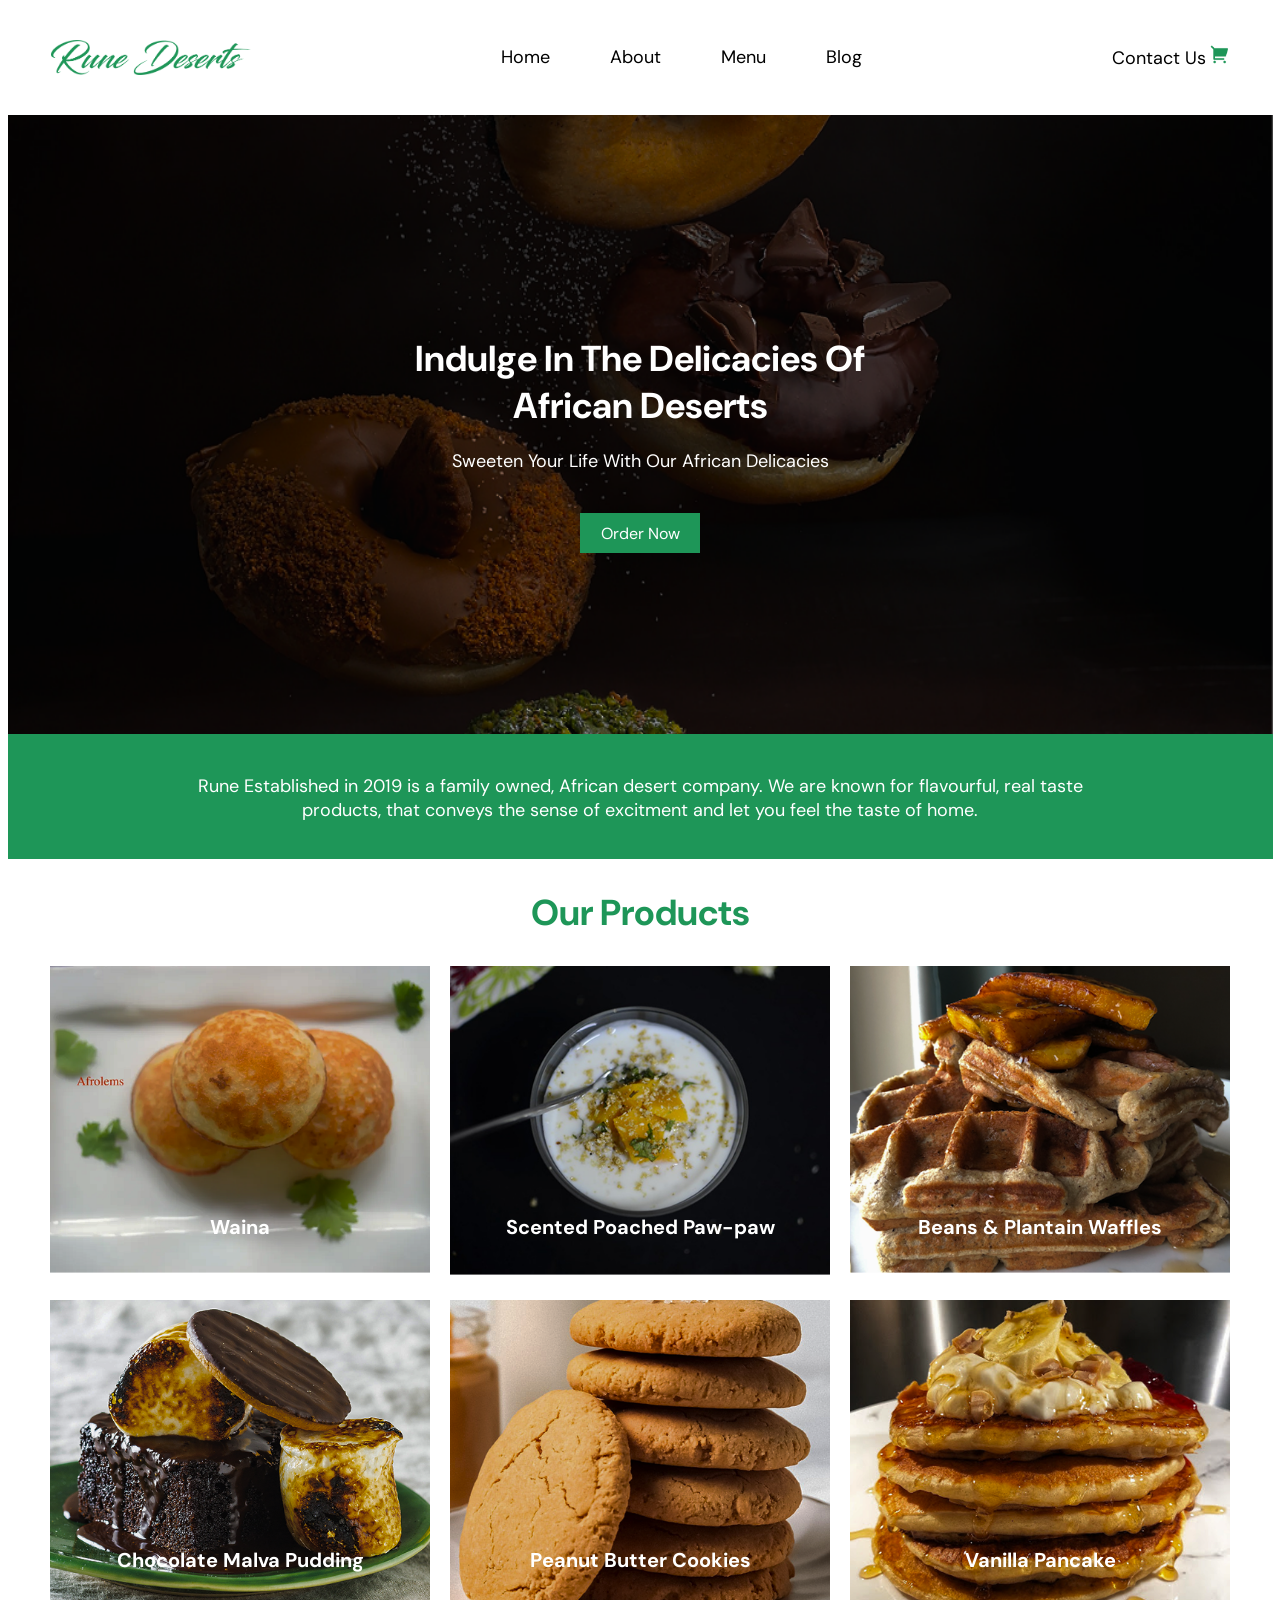
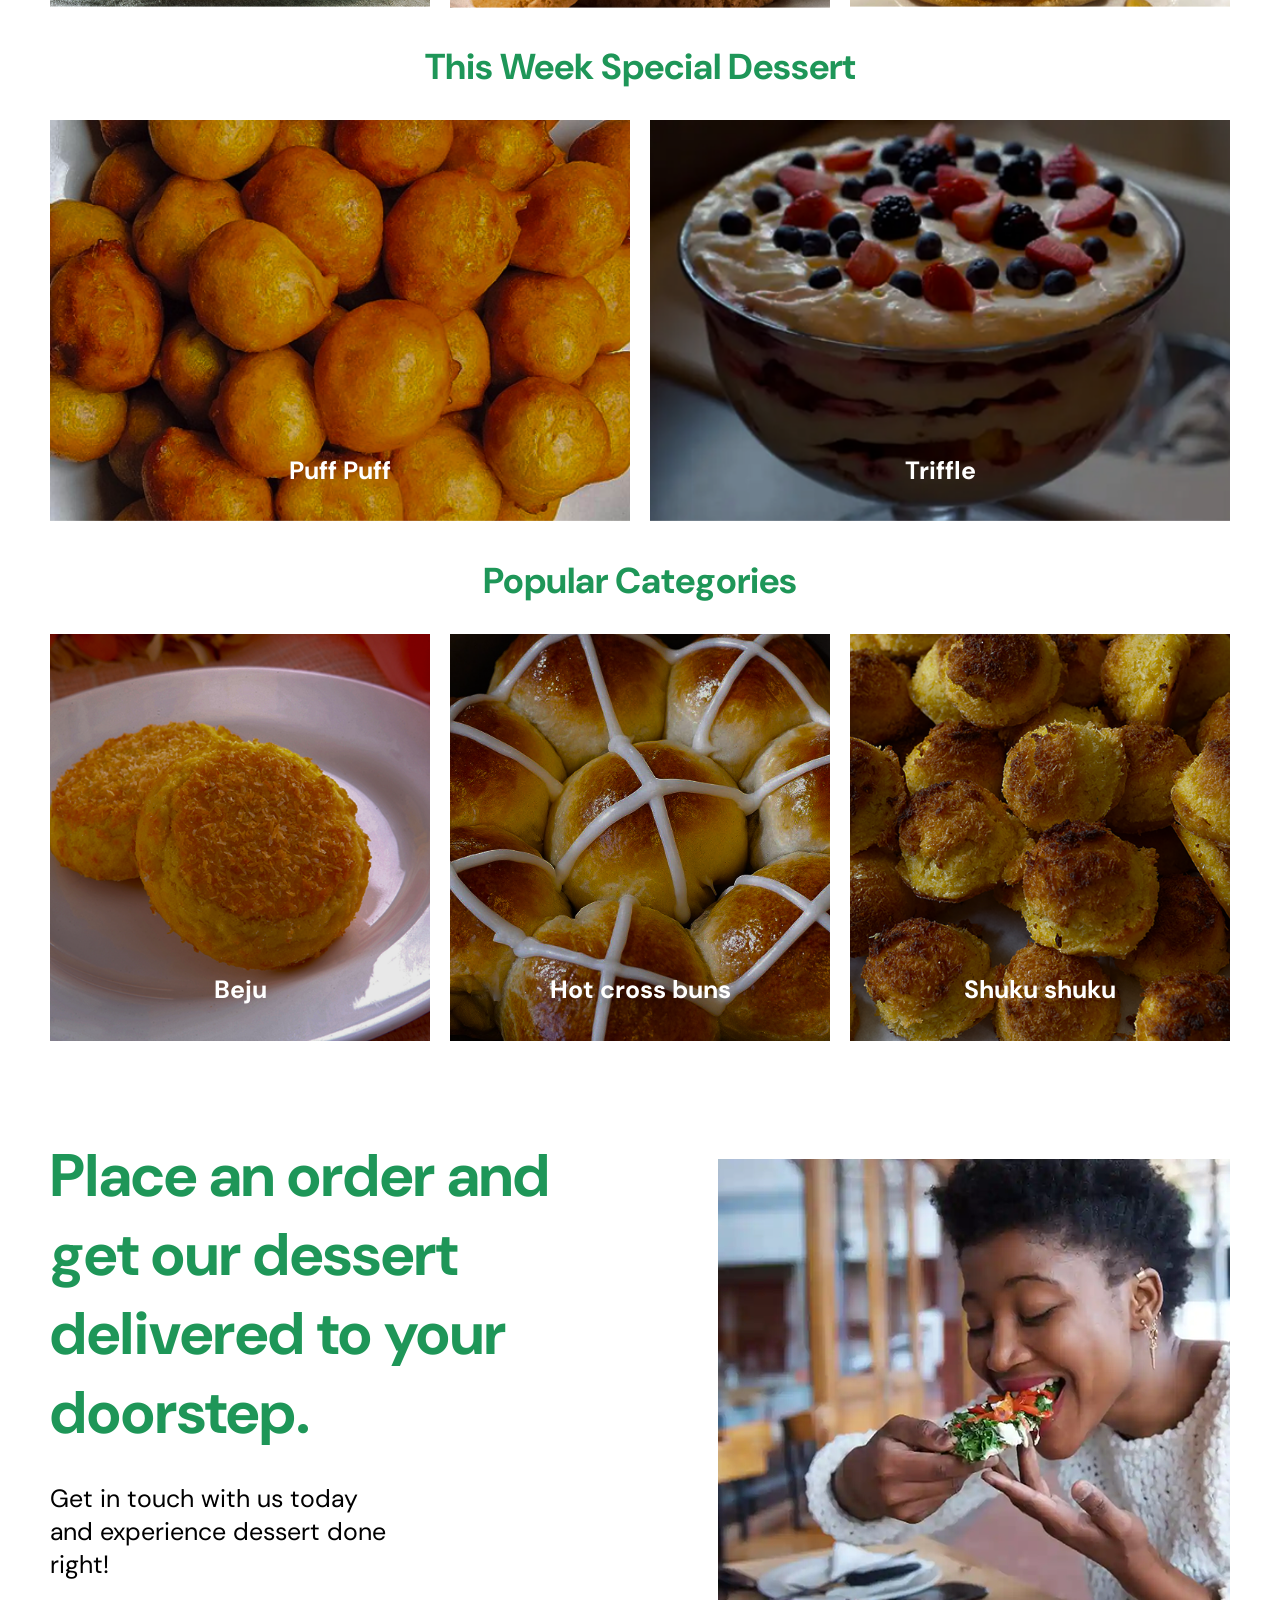
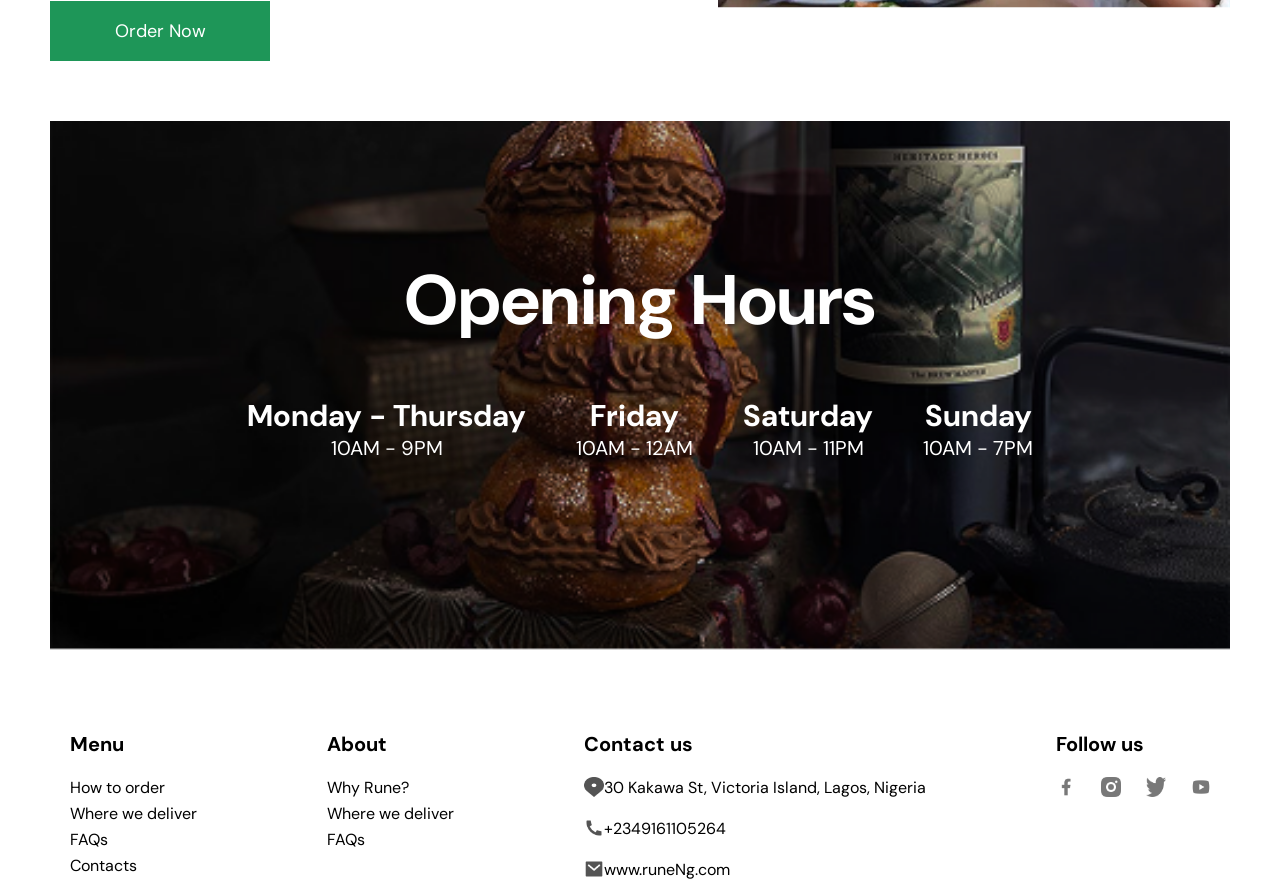
<file: index.html>
<!DOCTYPE html>
<html lang="en">
<head>
    <meta charset="UTF-8">
    <meta name="viewport" content="width=device-width, initial-scale=1.0">
    <title>Rune Deserts</title>
    <link rel="stylesheet" href="style.css">
</head>
<body>
    <div class="desktop">
        <header>
            <img class="header-h1" src="/images//Rune Deserts.png" alt="">
            <nav>
                <a href="/index.html">Home</a>
                <a href="/about.html">About</a>
                <a href="/menu.html">Menu</a>
                <a href="/blog.html">Blog</a>
            </nav>
            <div class="header-right">
                <a href="/contact.html">Contact Us</a>
                <img src="/images/Frame.png" alt="Frame">
            </div>
        </header>
        <main>
            <img src="/images/index-images/main-image.png" alt="main-image">
            <div class="hug">
                <h1>Indulge In The Delicacies Of African Deserts</h1>
                <p>Sweeten Your Life With Our African Delicacies</p>
                <a href="/order.html">Order Now</a>
            </div>
        </main>
        <p class="header-p">
            Rune Established in 2019 is a family owned, African 
            desert company. We are known for flavourful, real 
            taste products, that conveys the sense of excitment 
            and let you feel the taste of home.
        </p>
        <section>
            <h1 class="first-section-h1">Our Products</h1>
            <div class="our-products">
                <div class="product-images">
                    <img src="/images/index-images/Rectangle 4.png" alt="4">
                    <h1>Waina</h1>
                </div>
                <div class="product-images">
                    <img src="/images/index-images/Rectangle 5.png" alt="5">
                    <h1>Scented Poached Paw-paw</h1>
                </div>
                <div class="product-images">
                    <img src="/images/index-images/Rectangle 6.png" alt="6">
                    <h1>Beans & Plantain Waffles</h1>
                </div>
                <div class="product-images">
                    <img src="/images/index-images/Rectangle 7.png" alt="7">
                    <h1>Chocolate Malva Pudding</h1>
                </div>
                <div class="product-images">
                    <img src="/images/index-images/Rectangle 8.png" alt="8">
                    <h1>Peanut Butter Cookies</h1>
                </div>
                <div class="product-images">
                    <img src="/images/index-images/Rectangle 9.png" alt="9">
                    <h1>Vanilla Pancake</h1>
                </div>
            </div>
            <h1 class="second-section-h1">This Week Special Dessert</h1>
            <div class="special-dessert">
                <div class="special-images">
                    <img src="/images/index-images/Rectangle 11.png" alt="11">
                    <h1>Puff Puff</h1>
                </div>
                <div class="special-images">
                    <img src="/images/index-images/Rectangle 10.png" alt="10">
                    <h1>Triffle</h1>
                </div>
            </div>
            <h1 class="third-section-h1">Popular Categories</h1>
            <div class="popular-categories">
                <div class="popular-images">
                    <img src="/images/index-images/Rectangle 20.png" alt="20">
                    <h1>Beju</h1>
                </div>
                <div class="popular-images">
                    <img src="/images/index-images/Rectangle 21.png" alt="21">
                    <h1>Hot cross buns</h1>
                </div>
                <div class="popular-images">
                    <img src="/images/index-images/Rectangle 22.png" alt="22">
                    <h1>Shuku shuku</h1>
                </div>
            </div>
            <div class="order">
                <div class="left-side">
                    <h1>
                        Place an order and get our dessert delivered to 
                        your doorstep.
                    </h1>
                    <p>
                        Get in touch with us today and experience dessert 
                        done right!
                    </p>
                    <button>Order Now</button>
                </div>
                <img class="right-side" src="/images/index-images/Rectangle 23.png" alt="23">
            </div>
            <div class="opening-hours">
                <img src="/images/index-images/Rectangle 16.png" alt="16">
                <div class="container">
                    <h1>Opening Hours</h1>
                    <div class="days">
                        <div class="opening-days">
                            <h2>Monday - Thursday</h2>
                            <p>10AM - 9PM</p>
                        </div>
                        <div class="opening-days">
                            <h2>Friday</h2>
                            <p>10AM - 12AM</p>
                        </div>
                        <div class="opening-days">
                            <h2>Saturday</h2>
                            <p>10AM - 11PM</p>
                        </div>
                        <div class="opening-days">
                            <h2>Sunday</h2>
                            <p>10AM - 7PM</p>
                        </div>
                    </div>
                </div>
            </div>
        </section>
        <footer>
            <div class="foot">
                <h1>Menu</h1>
                <div class="menu-links">
                    <a href="How to order">How to order</a>
                    <a href="Where we deliver">Where we deliver</a>
                    <a href="FAQs">FAQs</a>
                    <a href="Contacts">Contacts</a>
                </div>
            </div>
            <div class="foot">
                <h1>About</h1>
                <div class="about-links">
                    <a href="Why Rune?">Why Rune?</a>
                    <a href="Where we deliver">Where we deliver</a>
                    <a href="FAQs">FAQs</a>
                </div>
            </div>
            <div class="foot">
                <h1>Contact us</h1>
                <div class="contact-links">
                    <div class="contact-link">
                        <img src="/images/Vector.png" alt="">
                        <a href="Location">30 Kakawa St, Victoria Island, Lagos, Nigeria</a>
                    </div>
                    <div class="contact-link">
                        <img src="/images/Frame (4).png" alt="">
                        <a href="Number">+2349161105264</a>
                    </div>
                    <div class="contact-link">
                        <img src="/images/Frame (1).png" alt="">
                        <a href="www.runeNg.com">www.runeNg.com</a>
                    </div>                         
                </div>
            </div>
            <div class="follow-us">
                <h1>Follow us</h1>
                <div class="follow-links">
                    <img src="/images/Frame (2).png" alt="">
                    <img src="/images/Vector (1).png" alt="">
                    <img src="/images/Vector (2).png" alt="">
                    <img src="/images/Frame (3).png" alt="">
                </div>
            </div>
        </footer>
    </div>
    <!-- Break into mobile mode -->
     <div class="mobile">
        <div class="mobile-header">
            <h1>Hello world!</h1>
        </div>
        <div class="mobile-main">

        </div>
        <div class="mobile-section">
        </div>
     </div>
</body> 
</html>
</file>
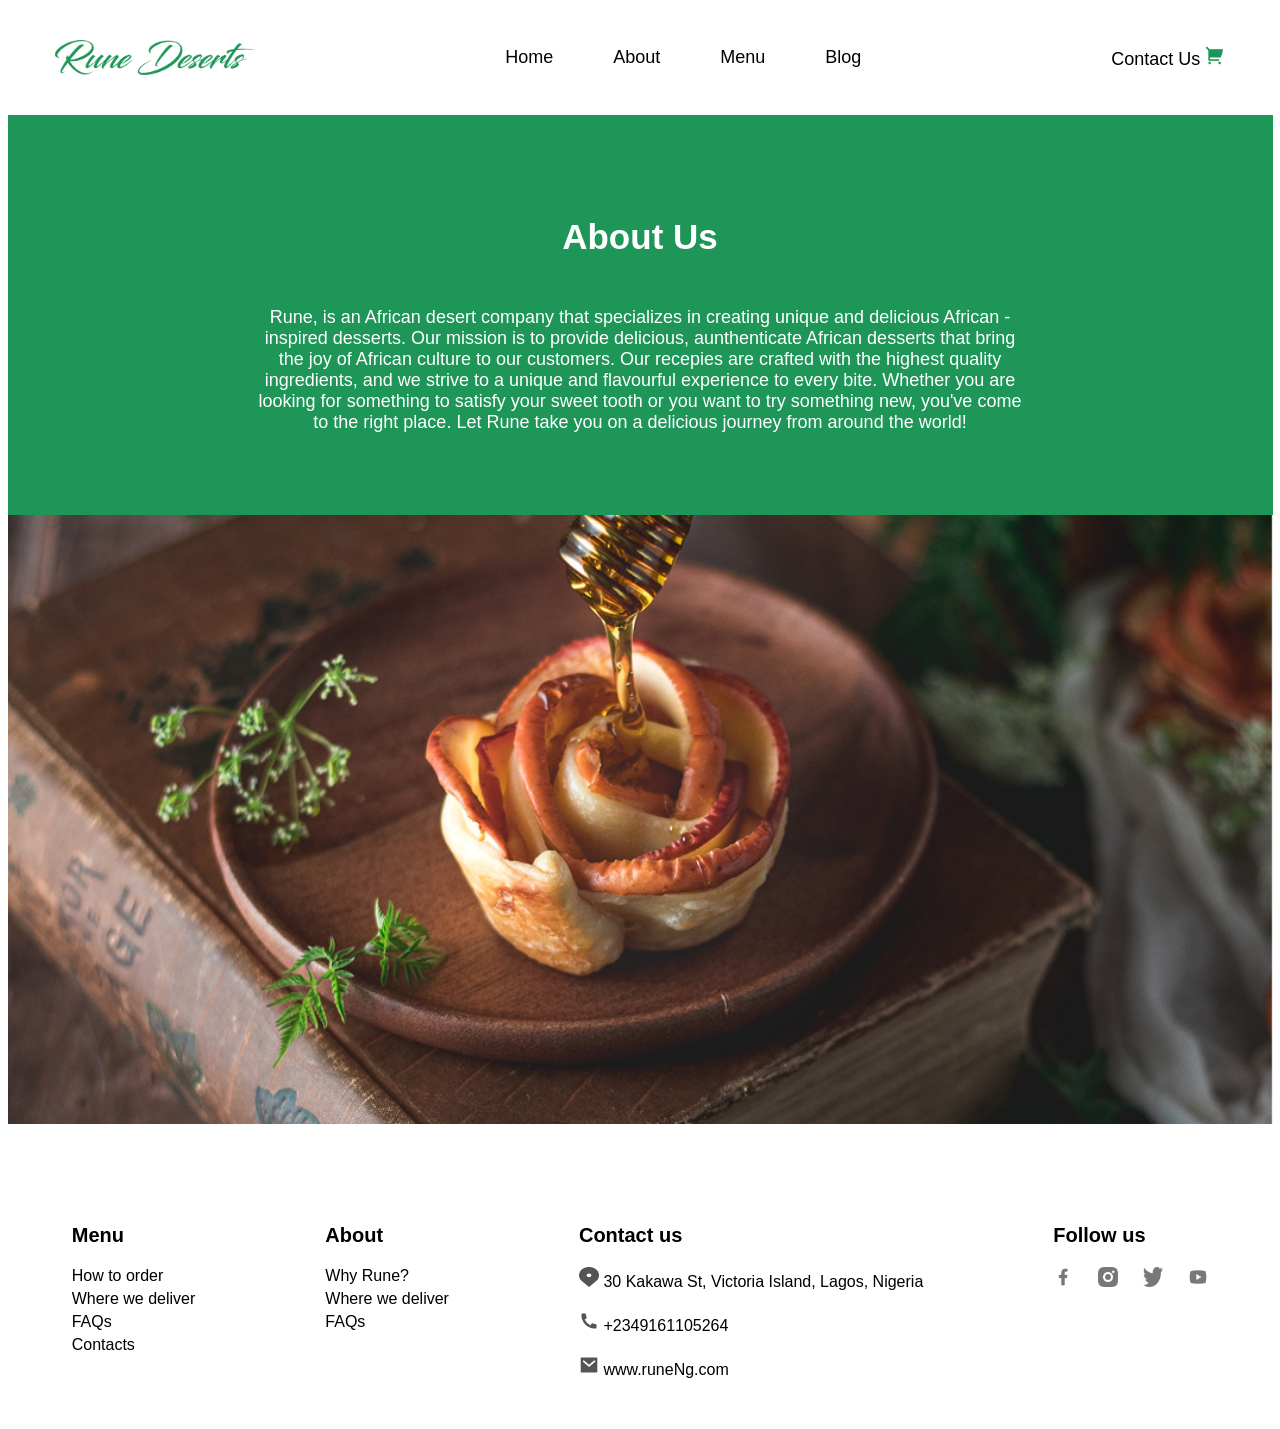
<file: about.html>
<!DOCTYPE html>
<html lang="en">
<head>
    <meta charset="UTF-8">
    <meta name="viewport" content="width=device-width, initial-scale=1.0">
    <title>About Rune</title>
    <link rel="stylesheet" href="about.css">
</head>
<body>
    <div class="desktop">
        <header>
            <img class="header-h1" src="/images/Rune Deserts.png" alt="">
            <nav>
                <a href="/index.html">Home</a>
                <a href="/about.html">About</a>
                <a href="/menu.html">Menu</a>
                <a href="/blog.html">Blog</a>
            </nav>
            <div class="header-right">
                <a href="/contact.html">Contact Us</a>
                <img src="/images/Frame.png" alt="Frame">
            </div>
        </header>
        <main>
            <h1>About Us</h1>
            <p>
                Rune, is an African desert company that specializes 
                in creating unique and delicious African - 
                inspired desserts. Our mission is to provide 
                delicious, aunthenticate African desserts that 
                bring the joy of African culture to our customers. 
                Our recepies are crafted with the highest quality 
                ingredients, and we strive to a unique and 
                flavourful experience to every bite. Whether you 
                are looking for something to satisfy your sweet 
                tooth or you want to try something new, you've come 
                to the right place. Let Rune take you on a 
                delicious journey from around the world!
            </p>
        </main>
        <img src="/images/about-images/Rectangle 19.png" alt="Rectangle 19">
        <footer>
            <div class="foot">
                <h1>Menu</h1>
                <div class="menu-links">
                    <a href="How to order">How to order</a>
                    <a href="Where we deliver">Where we deliver</a>
                    <a href="FAQs">FAQs</a>
                    <a href="Contacts">Contacts</a>
                </div>
            </div>
            <div class="foot">
                <h1>About</h1>
                <div class="about-links">
                    <a href="Why Rune?">Why Rune?</a>
                    <a href="Where we deliver">Where we deliver</a>
                    <a href="FAQs">FAQs</a>
                </div>
            </div>
            <div class="foot">
                <h1>Contact us</h1>
                <div class="contact-links">
                    <div class="contact-link">
                        <img src="/images/Vector.png" alt="">
                        <a href="Location">30 Kakawa St, Victoria Island, Lagos, Nigeria</a>
                    </div>
                    <div class="contact-link">
                        <img src="/images/Frame (4).png" alt="">
                        <a href="Number">+2349161105264</a>
                    </div>
                    <div class="contact-link">
                        <img src="/images/Frame (1).png" alt="">
                        <a href="www.runeNg.com">www.runeNg.com</a>
                    </div>                         
                </div>
            </div>
            <div class="follow-us">
                <h1>Follow us</h1>
                <div class="follow-links">
                    <img src="/images/Frame (2).png" alt="">
                    <img src="/images/Vector (1).png" alt="">
                    <img src="/images/Vector (2).png" alt="">
                    <img src="/images/Frame (3).png" alt="">
                </div>
                
            </div>
        </footer>
    </div>
    <!-- Break into Mobile -->
     <div class="mobile">
        
     </div>
</body>
</html>
</file>
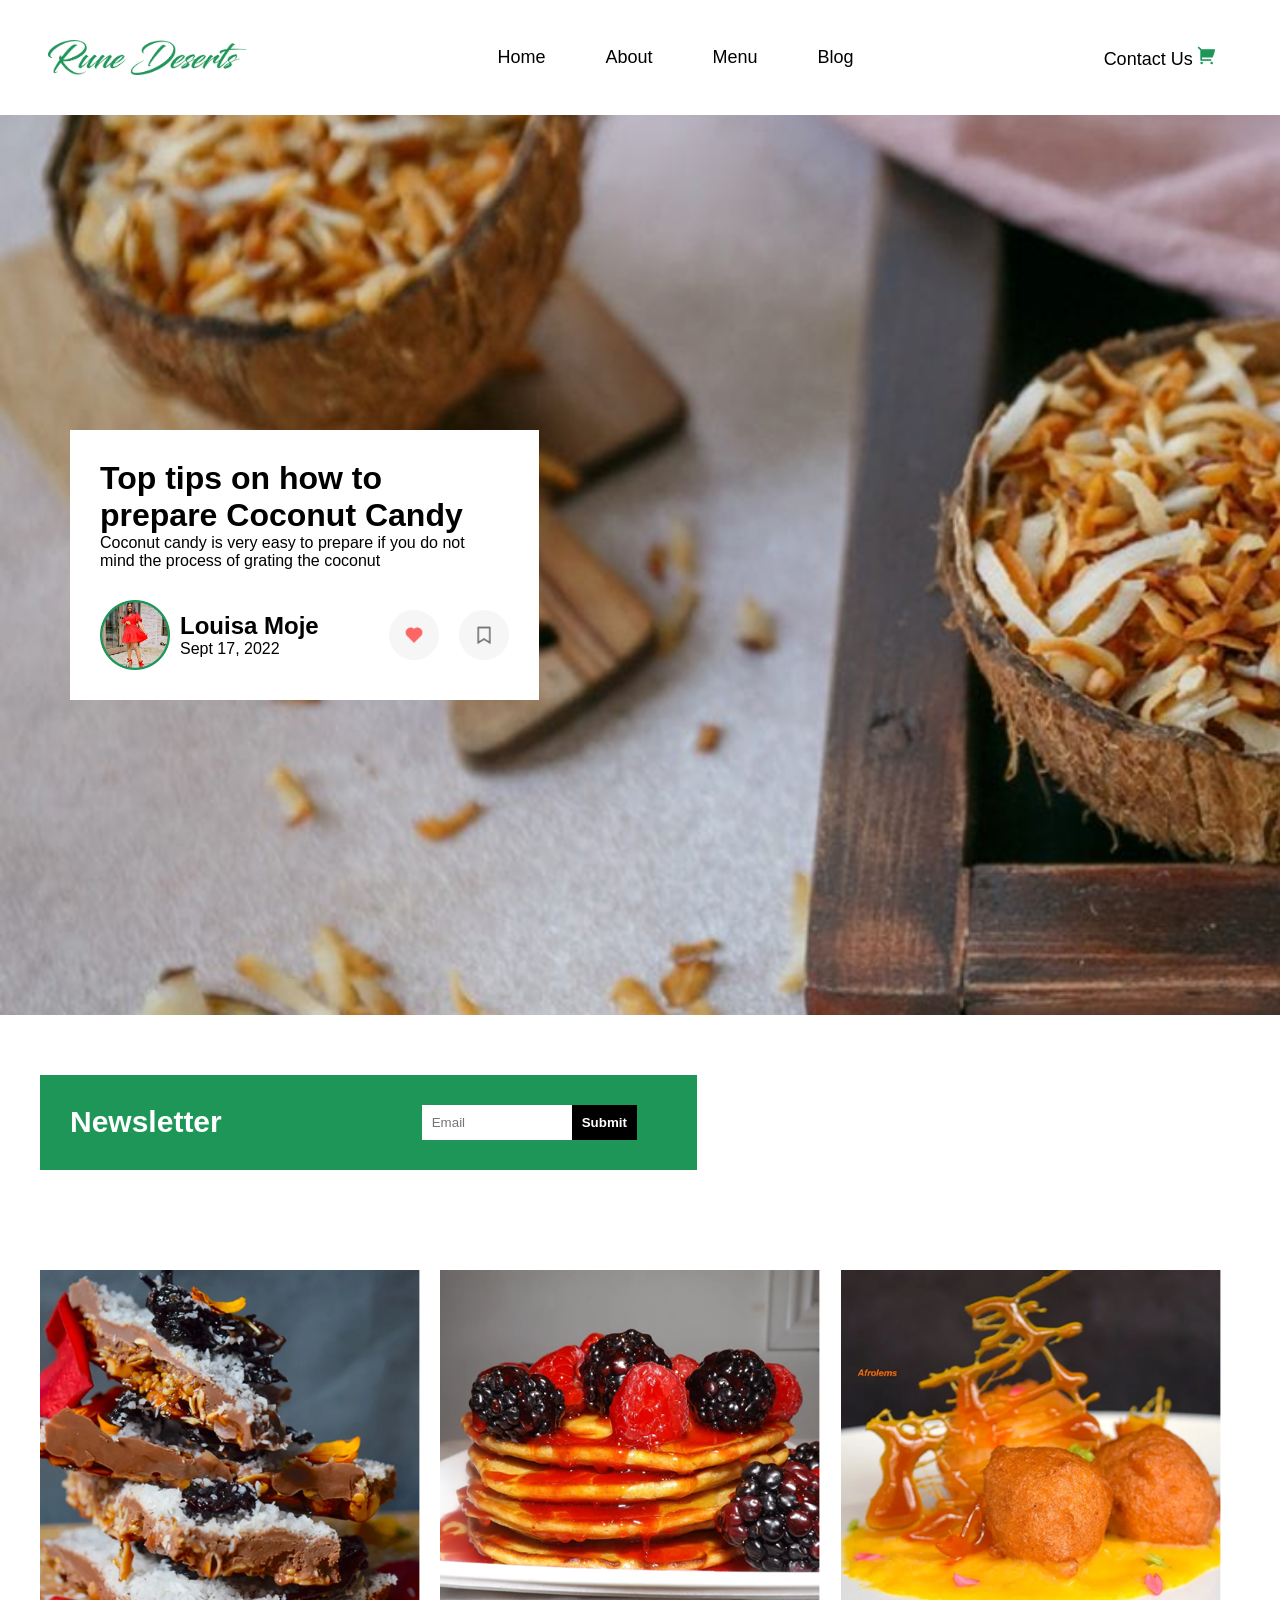
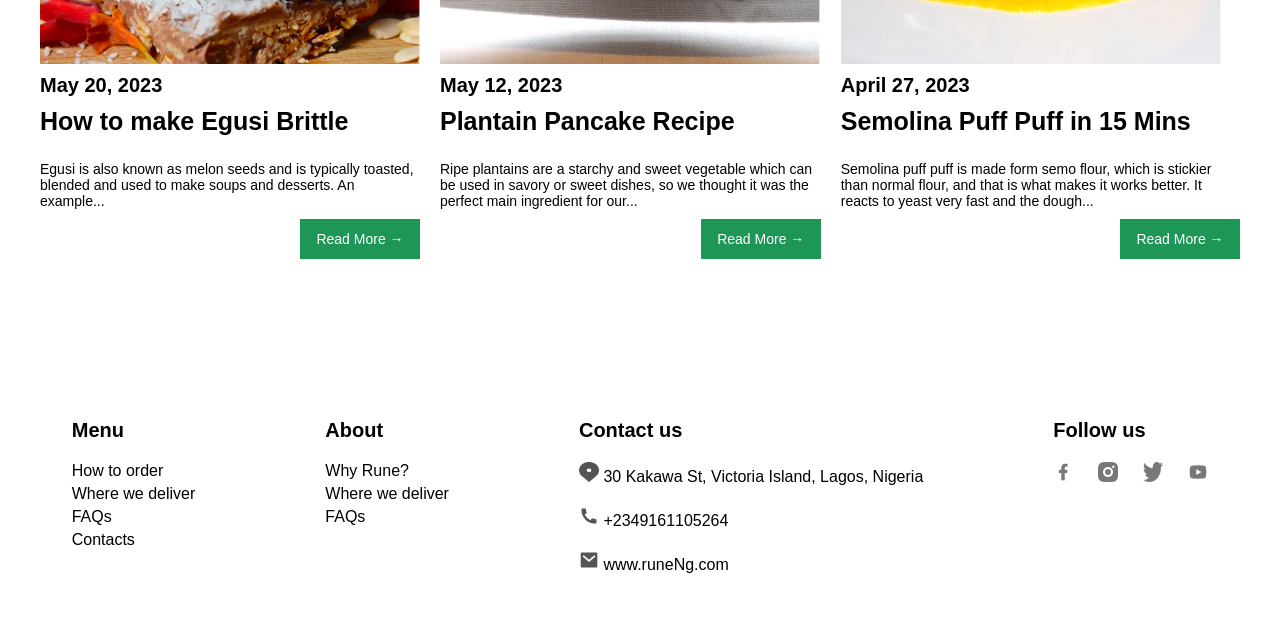
<file: blog.html>
<!DOCTYPE html>
<html lang="en">
<head>
    <meta charset="UTF-8">
    <meta name="viewport" content="width=device-width, initial-scale=1.0">
    <title>Rune Blog</title>
    <link rel="stylesheet" href="blog.css">
</head>
<body>
    <div class="desktop">
        <header>
            <img class="header-h1" src="/images//Rune Deserts.png" alt="">
            <nav>
                <a href="/index.html">Home</a>
                <a href="/about.html">About</a>
                <a href="/menu.html">Menu</a>
                <a href="/blog.html">Blog</a>
            </nav>
            <div class="header-right">
                <a href="/contact.html">Contact Us</a>
                <img src="/images/Frame.png" alt="Frame">
            </div>
        </header>
        <main>
            <div class="comment-section">
                <div class="comment">
                    <h1>Top tips on how to prepare Coconut Candy</h1>
                    <p>Coconut candy is very easy to prepare if you do not mind the process of grating the coconut</p>
                </div>
                <div class="below-comment">
                    <div class="profile">
                        <img src="/images/blog-images/Ellipse 1.png" alt="">
                        <div class="name-date">
                            <h2>Louisa Moje</h2>
                            <p>Sept 17, 2022</p>
                        </div>
                    </div>
                    <div class="like-favourite">
                        <img src="/images/blog-images/Group 22.png" alt="">
                        <img src="/images/blog-images/Group 25.png" alt="">
                    </div>
                </div>
            </div>
        </main>
        <section>
            <div class="news-letter">
                <h1>Newsletter</h1>
                <div class="email-side">
                    <input type="email" placeholder="Email">
                    <button>Submit</button>
                </div>
            </div>
            <div class="food-section">
                <div class="image">
                    <img src="/images/blog-images/image 5.png" alt="">
                    <h3>May 20, 2023</h3>
                    <h2>How to make Egusi Brittle</h2>
                    <p>
                        Egusi is also known as melon seeds and is typically 
                        toasted, blended and used to make soups and desserts. 
                        An example...
                    </p>
                    <button>Read More →</button>
                </div>
                <div class="image">
                    <img src="/images/blog-images/image 6.png" alt="">
                    <h3>May 12, 2023</h3>
                    <h2>Plantain Pancake Recipe</h2>
                    <p>
                        Ripe plantains are a starchy and sweet vegetable which 
                        can be used in savory or sweet dishes, so we thought it 
                        was the perfect main ingredient for our...
                    </p>
                    <button>Read More →</button>
                </div>
                <div class="image">
                    <img src="/images/blog-images/Rectangle 6.png" alt="">
                    <h3>April 27, 2023</h3>
                    <h2>Semolina Puff Puff in 15 Mins</h2>
                    <p>
                        Semolina puff puff is made form semo flour, which is 
                        stickier than normal flour, and that is what makes it 
                        works better. It reacts to yeast very fast and the 
                        dough...
                    </p>
                    <button>Read More →</button>
                </div>
            </div>
        </section>
        <footer>
            <div class="foot">
                <h1>Menu</h1>
                <div class="menu-links">
                    <a href="How to order">How to order</a>
                    <a href="Where we deliver">Where we deliver</a>
                    <a href="FAQs">FAQs</a>
                    <a href="Contacts">Contacts</a>
                </div>
            </div>
            <div class="foot">
                <h1>About</h1>
                <div class="about-links">
                    <a href="Why Rune?">Why Rune?</a>
                    <a href="Where we deliver">Where we deliver</a>
                    <a href="FAQs">FAQs</a>
                </div>
            </div>
            <div class="foot">
                <h1>Contact us</h1>
                <div class="contact-links">
                    <div class="contact-link">
                        <img src="/images/Vector.png" alt="">
                        <a href="Location">30 Kakawa St, Victoria Island, Lagos, Nigeria</a>
                    </div>
                    <div class="contact-link">
                        <img src="/images/Frame (4).png" alt="">
                        <a href="Number">+2349161105264</a>
                    </div>
                    <div class="contact-link">
                        <img src="/images/Frame (1).png" alt="">
                        <a href="www.runeNg.com">www.runeNg.com</a>
                    </div>                         
                </div>
            </div>
            <div class="follow-us">
                <h1>Follow us</h1>
                <div class="follow-links">
                    <img src="/images/Frame (2).png" alt="">
                    <img src="/images/Vector (1).png" alt="">
                    <img src="/images/Vector (2).png" alt="">
                    <img src="/images/Frame (3).png" alt="">
                </div>
            </div>
        </footer>
    </div>
    <!-- Break to mobile -->
     <div class="mobile">

     </div>
</body>
</html>
</file>
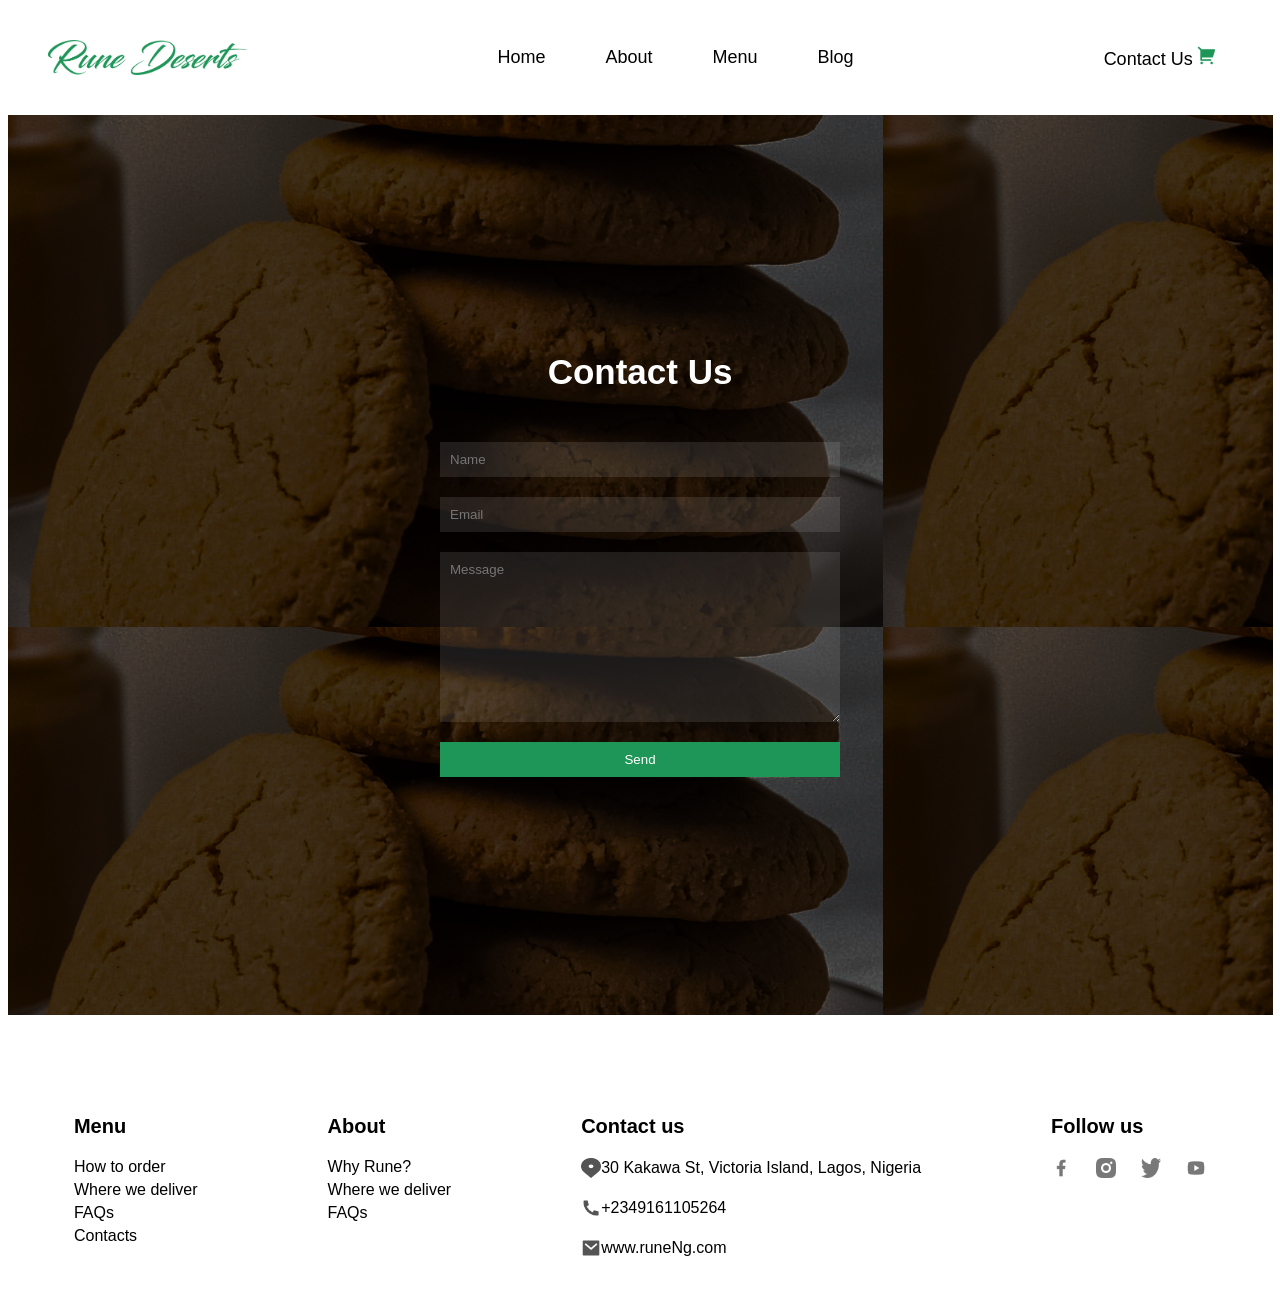
<file: contact.html>
<!DOCTYPE html>
<html lang="en">
<head>
    <meta charset="UTF-8">
    <meta name="viewport" content="width=device-width, initial-scale=1.0">
    <title>Document</title>
    <link rel="stylesheet" href="contact.css">
</head>
<body>
    <div class="desktop">
        <header>
            <img class="header-h1" src="/images//Rune Deserts.png" alt="">
            <nav>
                <a href="/index.html">Home</a>
                <a href="/about.html">About</a>
                <a href="/menu.html">Menu</a>
                <a href="/blog.html">Blog</a>
            </nav>
            <div class="header-right">
                <a href="/contact.html">Contact Us</a>
                <img src="/images/Frame.png" alt="Frame">
            </div>
        </header>
        <main>
            <h1>Contact Us</h1>
            <form action="">
                <input type="text" placeholder="Name">
                <input type="email" placeholder="Email">
                <textarea name="" id="" cols="30" rows="10" placeholder="Message"></textarea>
                <button>Send</button>
            </form>
        </main>
        <footer>
            <div class="foot">
                <h1>Menu</h1>
                <div class="menu-links">
                    <a href="How to order">How to order</a>
                    <a href="Where we deliver">Where we deliver</a>
                    <a href="FAQs">FAQs</a>
                    <a href="Contacts">Contacts</a>
                </div>
            </div>
            <div class="foot">
                <h1>About</h1>
                <div class="about-links">
                    <a href="Why Rune?">Why Rune?</a>
                    <a href="Where we deliver">Where we deliver</a>
                    <a href="FAQs">FAQs</a>
                </div>
            </div>
            <div class="foot">
                <h1>Contact us</h1>
                <div class="contact-links">
                    <div class="contact-link">
                        <img src="/images/Vector.png" alt="">
                        <a href="Location">30 Kakawa St, Victoria Island, Lagos, Nigeria</a>
                    </div>
                    <div class="contact-link">
                        <img src="/images/Frame (4).png" alt="">
                        <a href="Number">+2349161105264</a>
                    </div>
                    <div class="contact-link">
                        <img src="/images/Frame (1).png" alt="">
                        <a href="www.runeNg.com">www.runeNg.com</a>
                    </div>                         
                </div>
            </div>
            <div class="follow-us">
                <h1>Follow us</h1>
                <div class="follow-links">
                    <img src="/images/Frame (2).png" alt="">
                    <img src="/images/Vector (1).png" alt="">
                    <img src="/images/Vector (2).png" alt="">
                    <img src="/images/Frame (3).png" alt="">
                </div>
            </div>
        </footer>
    </div>
    <!-- Break to mobile -->
     <div class="mobile">

     </div>
</body>
</html>
</file>
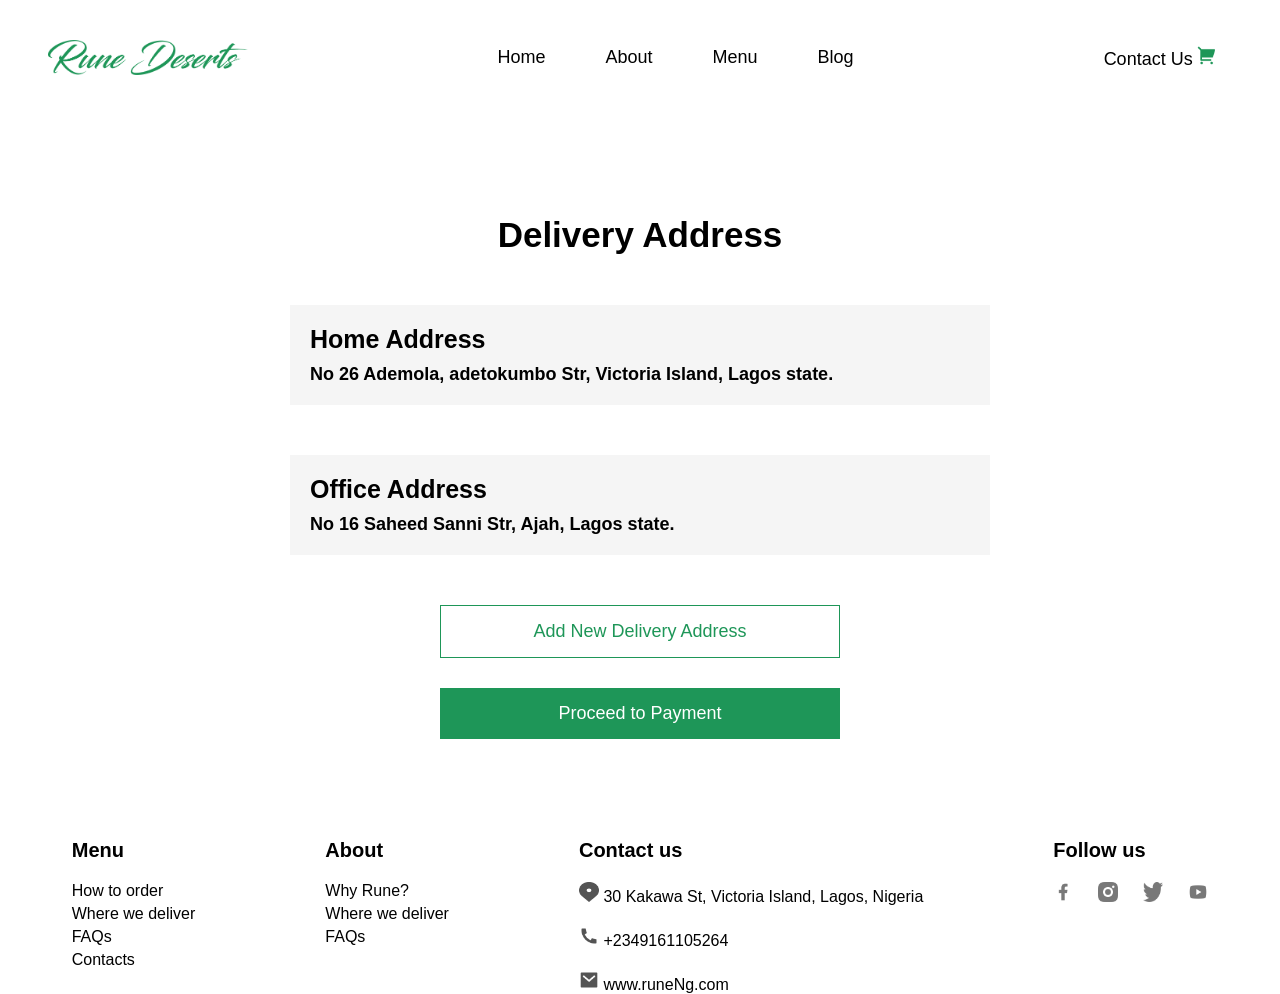
<file: delivery.html>
<!DOCTYPE html>
<html lang="en">
<head>
    <meta charset="UTF-8">
    <meta name="viewport" content="width=device-width, initial-scale=1.0">
    <title>Document</title>
    <link rel="stylesheet" href="delivery.css">
</head>
<body>
    <div class="desktop">
        <header>
            <img class="header-h1" src="/images//Rune Deserts.png" alt="">
            <nav>
                <a href="/index.html">Home</a>
                <a href="/about.html">About</a>
                <a href="/menu.html">Menu</a>
                <a href="/blog.html">Blog</a>
            </nav>
            <div class="header-right">
                <a href="/contact.html">Contact Us</a>
                <img src="/images/Frame.png" alt="Frame">
            </div>
        </header>
        <main>
            <h1>Delivery Address</h1>
            <div class="address">
                <h2>Home Address</h2>
                <h3>No 26 Ademola, adetokumbo Str, Victoria Island, Lagos state.</h3>
            </div>
            <div class="address">
                <h2>Office Address</h2>
                <h3>No 16 Saheed Sanni Str, Ajah, Lagos state.</h3>
            </div>
            <div class="buttons">
                <button class="button1">Add New Delivery Address</button>
                <button class="button2">Proceed to Payment</button>
            </div>
        </main>
        <footer>
            <div class="foot">
                <h1>Menu</h1>
                <div class="menu-links">
                    <a href="How to order">How to order</a>
                    <a href="Where we deliver">Where we deliver</a>
                    <a href="FAQs">FAQs</a>
                    <a href="Contacts">Contacts</a>
                </div>
            </div>
            <div class="foot">
                <h1>About</h1>
                <div class="about-links">
                    <a href="Why Rune?">Why Rune?</a>
                    <a href="Where we deliver">Where we deliver</a>
                    <a href="FAQs">FAQs</a>
                </div>
            </div>
            <div class="foot">
                <h1>Contact us</h1>
                <div class="contact-links">
                    <div class="contact-link">
                        <img src="/images/Vector.png" alt="">
                        <a href="Location">30 Kakawa St, Victoria Island, Lagos, Nigeria</a>
                    </div>
                    <div class="contact-link">
                        <img src="/images/Frame (4).png" alt="">
                        <a href="Number">+2349161105264</a>
                    </div>
                    <div class="contact-link">
                        <img src="/images/Frame (1).png" alt="">
                        <a href="www.runeNg.com">www.runeNg.com</a>
                    </div>                         
                </div>
            </div>
            <div class="follow-us">
                <h1>Follow us</h1>
                <div class="follow-links">
                    <img src="/images/Frame (2).png" alt="">
                    <img src="/images/Vector (1).png" alt="">
                    <img src="/images/Vector (2).png" alt="">
                    <img src="/images/Frame (3).png" alt="">
                </div>
            </div>
        </footer>
    </div>
    <!-- Break into Mobile -->
     <div class="mobile">
        
     </div>
</body>
</html>
</file>
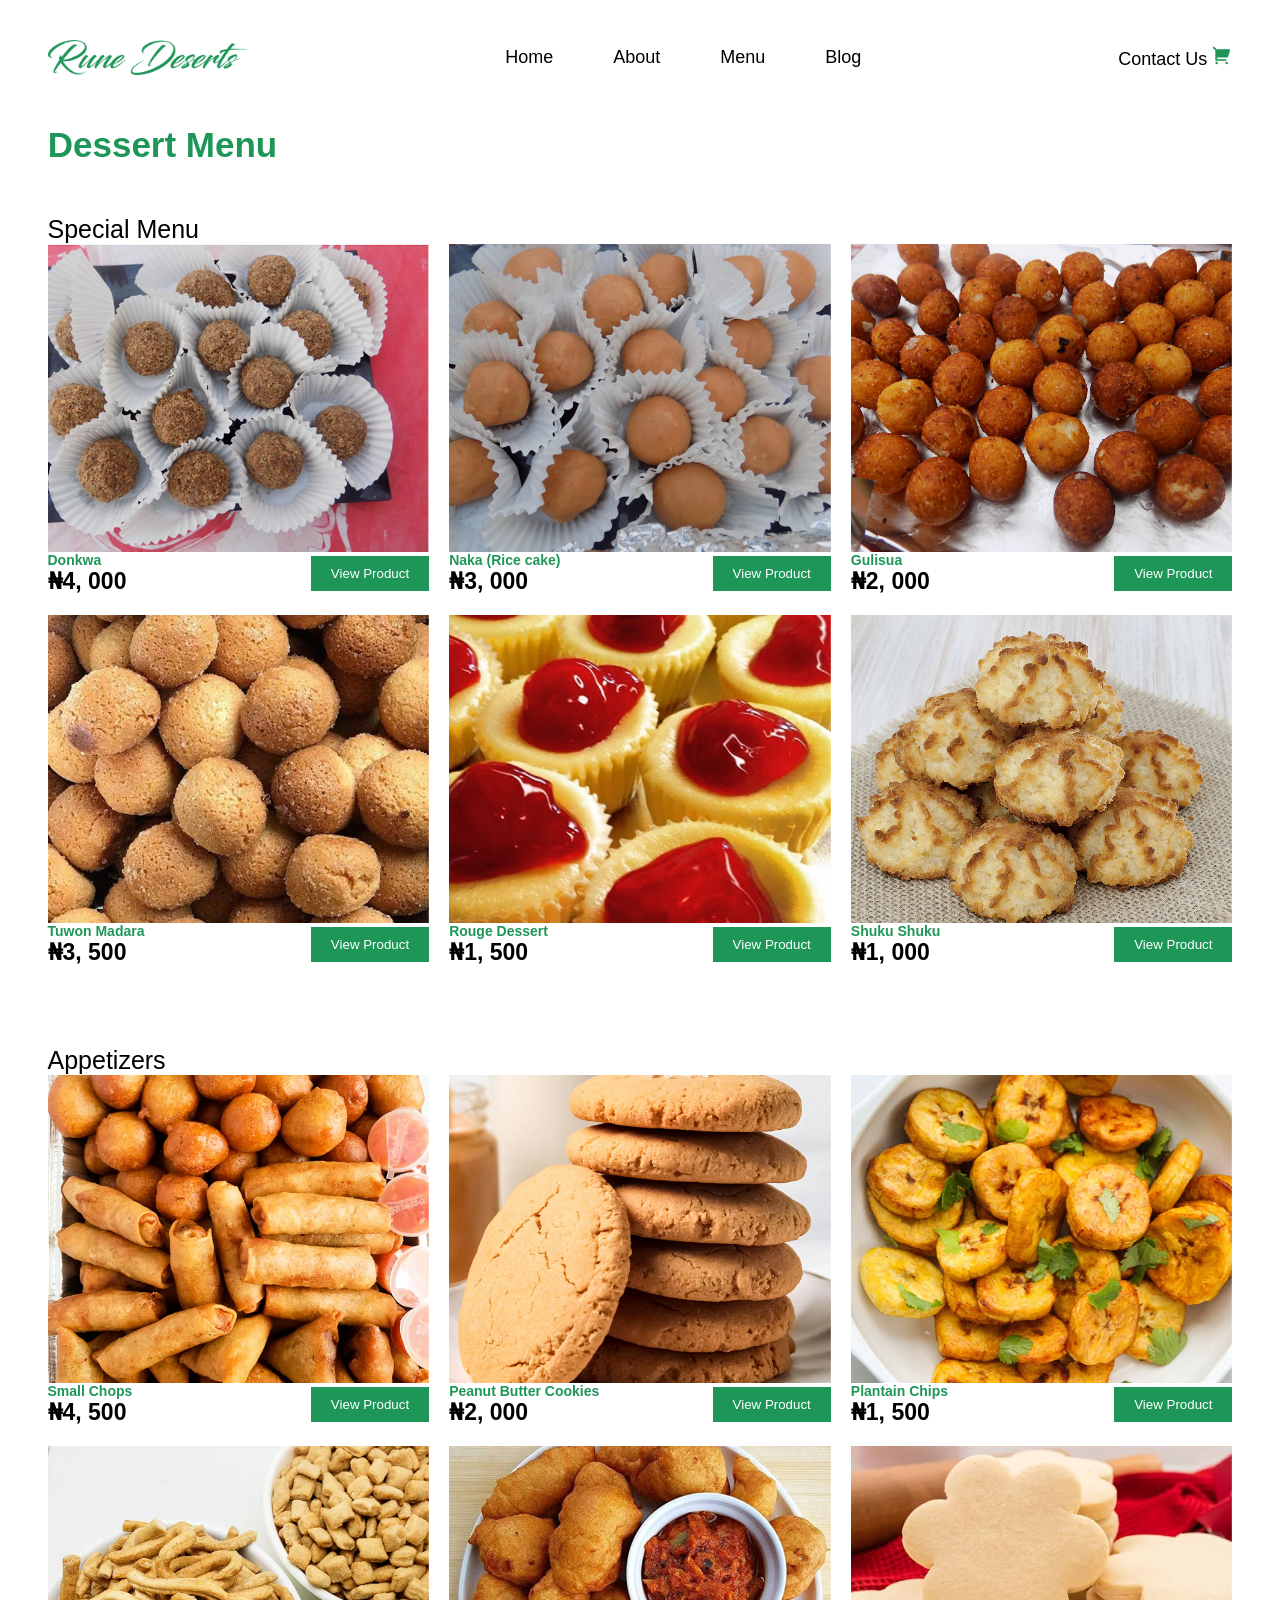
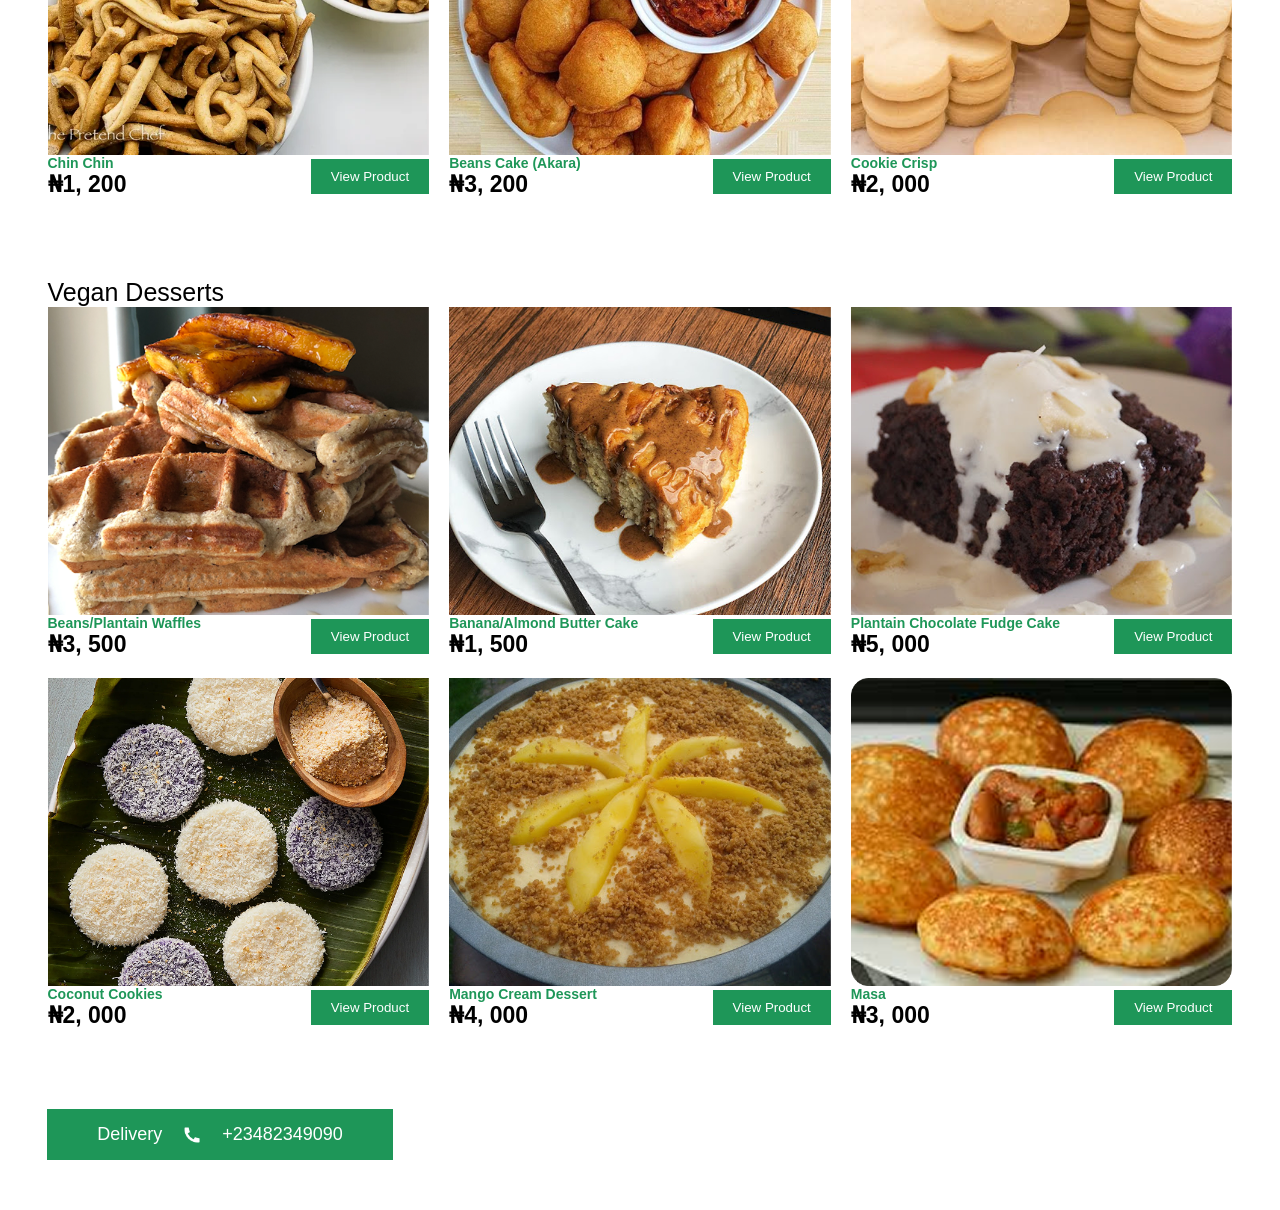
<file: menu.html>
<!DOCTYPE html>
<html lang="en">
<head>
    <meta charset="UTF-8">
    <meta name="viewport" content="width=device-width, initial-scale=1.0">
    <title>Rune Menu</title>
    <link rel="stylesheet" href="menu.css">
</head>
<body>
    <div class="desktop">
        <header>
            <img class="header-h1" src="/images/Rune Deserts.png" alt="">
            <nav>
                <a href="/index.html">Home</a>
                <a href="/about.html">About</a>
                <a href="/menu.html">Menu</a>
                <a href="/blog.html">Blog</a>
            </nav>
            <div class="header-right">
                <a href="/contact.html">Contact Us</a>
                <img src="/images/Frame.png" alt="Frame">
            </div>
        </header>
        <h1>Dessert Menu</h1>
        <section>
            <h1>Special Menu</h1>
            <div class="menu">
                <div class="dessert-menu">
                    <img src="/images/menu-images/special-images/image 5.png" alt="">
                    <div class="container">
                        <div class="price">
                            <h6>Donkwa</h6>
                            <h3>₦4, 000</h3>
                        </div>
                        <button>View Product</button>
                    </div>
                </div>
                <div class="dessert-menu">
                    <img src="/images/menu-images/special-images/image 6.png" alt="">
                    <div class="container">
                        <div class="price">
                            <h6>Naka (Rice cake)</h6>
                            <h3>₦3, 000</h3>
                        </div>
                        <button>View Product</button>
                    </div>
                </div>
                <div class="dessert-menu">
                    <img src="/images/menu-images/special-images/Rectangle 6.png" alt="">
                    <div class="container">
                        <div class="price">
                            <h6>Gulisua</h6>
                            <h3>₦2, 000</h3>
                        </div>
                        <button>View Product</button>
                    </div>
                </div>
                <div class="dessert-menu">
                    <img src="/images/menu-images/special-images/Rectangle 7.png" alt="">
                    <div class="container">
                        <div class="price">
                            <h6>Tuwon Madara</h6>
                            <h3>₦3, 500</h3>
                        </div>
                        <button>View Product</button>
                    </div>
                </div>
                <div class="dessert-menu">
                    <img src="/images/menu-images/special-images/Rectangle 8.png" alt="">
                    <div class="container">
                        <div class="price">
                            <h6>Rouge Dessert</h6>
                            <h3>₦1, 500</h3>
                        </div>
                        <button>View Product</button>
                    </div>
                </div>
                <div class="dessert-menu">
                    <img src="/images/menu-images/special-images/Rectangle 9.png" alt="">
                    <div class="container">
                        <div class="price">
                            <h6>Shuku Shuku</h6>
                            <h3>₦1, 000</h3>
                        </div>
                        <button>View Product</button>
                    </div>
                </div>
            </div>
        </section>
        <section>
            <h1>Appetizers</h1>
            <div class="menu">
                <div class="dessert-menu">
                    <img src="/images/menu-images/appetizer-images/image 5.png" alt="">
                    <div class="container">
                        <div class="price">
                            <h6>Small Chops</h6>
                            <h3>₦4, 500</h3>
                        </div>
                        <button>View Product</button>
                    </div>
                </div>
                <div class="dessert-menu">
                    <img src="/images/menu-images/appetizer-images/image 6.png" alt="">
                    <div class="container">
                        <div class="price">
                            <h6>Peanut Butter Cookies</h6>
                            <h3>₦2, 000</h3>
                        </div>
                        <button>View Product</button>
                    </div>
                </div>
                <div class="dessert-menu">
                    <img src="/images/menu-images/appetizer-images/Rectangle 6.png" alt="">
                    <div class="container">
                        <div class="price">
                            <h6>Plantain Chips</h6>
                            <h3>₦1, 500</h3>
                        </div>
                        <button>View Product</button>
                    </div>
                </div>
                <div class="dessert-menu">
                    <img src="/images/menu-images/appetizer-images/Rectangle 7.png" alt="">
                    <div class="container">
                        <div class="price">
                            <h6>Chin Chin</h6>
                            <h3>₦1, 200</h3>
                        </div>
                        <button>View Product</button>
                    </div>
                </div>
                <div class="dessert-menu">
                    <img src="/images/menu-images/appetizer-images/Rectangle 8.png" alt="">
                    <div class="container">
                        <div class="price">
                            <h6>Beans Cake (Akara)</h6>
                            <h3>₦3, 200</h3>
                        </div>
                        <button>View Product</button>
                    </div>
                </div>
                <div class="dessert-menu">
                    <img src="/images/menu-images/appetizer-images/Rectangle 9.png" alt="">
                    <div class="container">
                        <div class="price">
                            <h6>Cookie Crisp</h6>
                            <h3>₦2, 000</h3>
                        </div>
                        <button>View Product</button>
                    </div>
                </div>
            </div>
        </section>
        <section>
            <h1>Vegan Desserts</h1>
            <div class="menu">
                <div class="dessert-menu">
                    <img src="/images/menu-images/vegan-images/image 5.png" alt="">
                    <div class="container">
                        <div class="price">
                            <h6>Beans/Plantain Waffles</h6>
                            <h3>₦3, 500</h3>
                        </div>
                        <button>View Product</button>
                    </div>
                </div>
                <div class="dessert-menu">
                    <img src="/images/menu-images/vegan-images/image 6.png" alt="">
                    <div class="container">
                        <div class="price">
                            <h6>Banana/Almond Butter Cake</h6>
                            <h3>₦1, 500</h3>
                        </div>
                        <button>View Product</button>
                    </div>
                </div>
                <div class="dessert-menu">
                    <img src="/images/menu-images/vegan-images/Rectangle 6.png" alt="">
                    <div class="container">
                        <div class="price">
                            <h6>Plantain Chocolate Fudge Cake</h6>
                            <h3>₦5, 000</h3>
                        </div>
                        <button>View Product</button>
                    </div>
                </div>
                <div class="dessert-menu">
                    <img src="/images/menu-images/vegan-images/Rectangle 7.png" alt="">
                    <div class="container">
                        <div class="price">
                            <h6>Coconut Cookies</h6>
                            <h3>₦2, 000</h3>
                        </div>
                        <button>View Product</button>
                    </div>
                </div>
                <div class="dessert-menu">
                    <img src="/images/menu-images/vegan-images/Rectangle 8.png" alt="">
                    <div class="container">
                        <div class="price">
                            <h6>Mango Cream Dessert</h6>
                            <h3>₦4, 000</h3>
                        </div>
                        <button>View Product</button>
                    </div>
                </div>
                <div class="dessert-menu">
                    <img src="/images/menu-images/vegan-images/Rectangle 9.png" alt="">
                    <div class="container">
                        <div class="price">
                            <h6>Masa</h6>
                            <h3>₦3, 000</h3>
                        </div>
                        <button>View Product</button>
                    </div>
                </div>
            </div>
        </section>
        <a class="delivery" href="/delivery.html">
            <h6>Delivery</h6>
            <img src="/images/menu-images/Frame.png" alt="">
            <h6>+23482349090</h6>
        </a>
    </div>
    <!-- Break into Mobile -->
     <div class="mobile">
        
     </div>
</body>
</html>
</file>
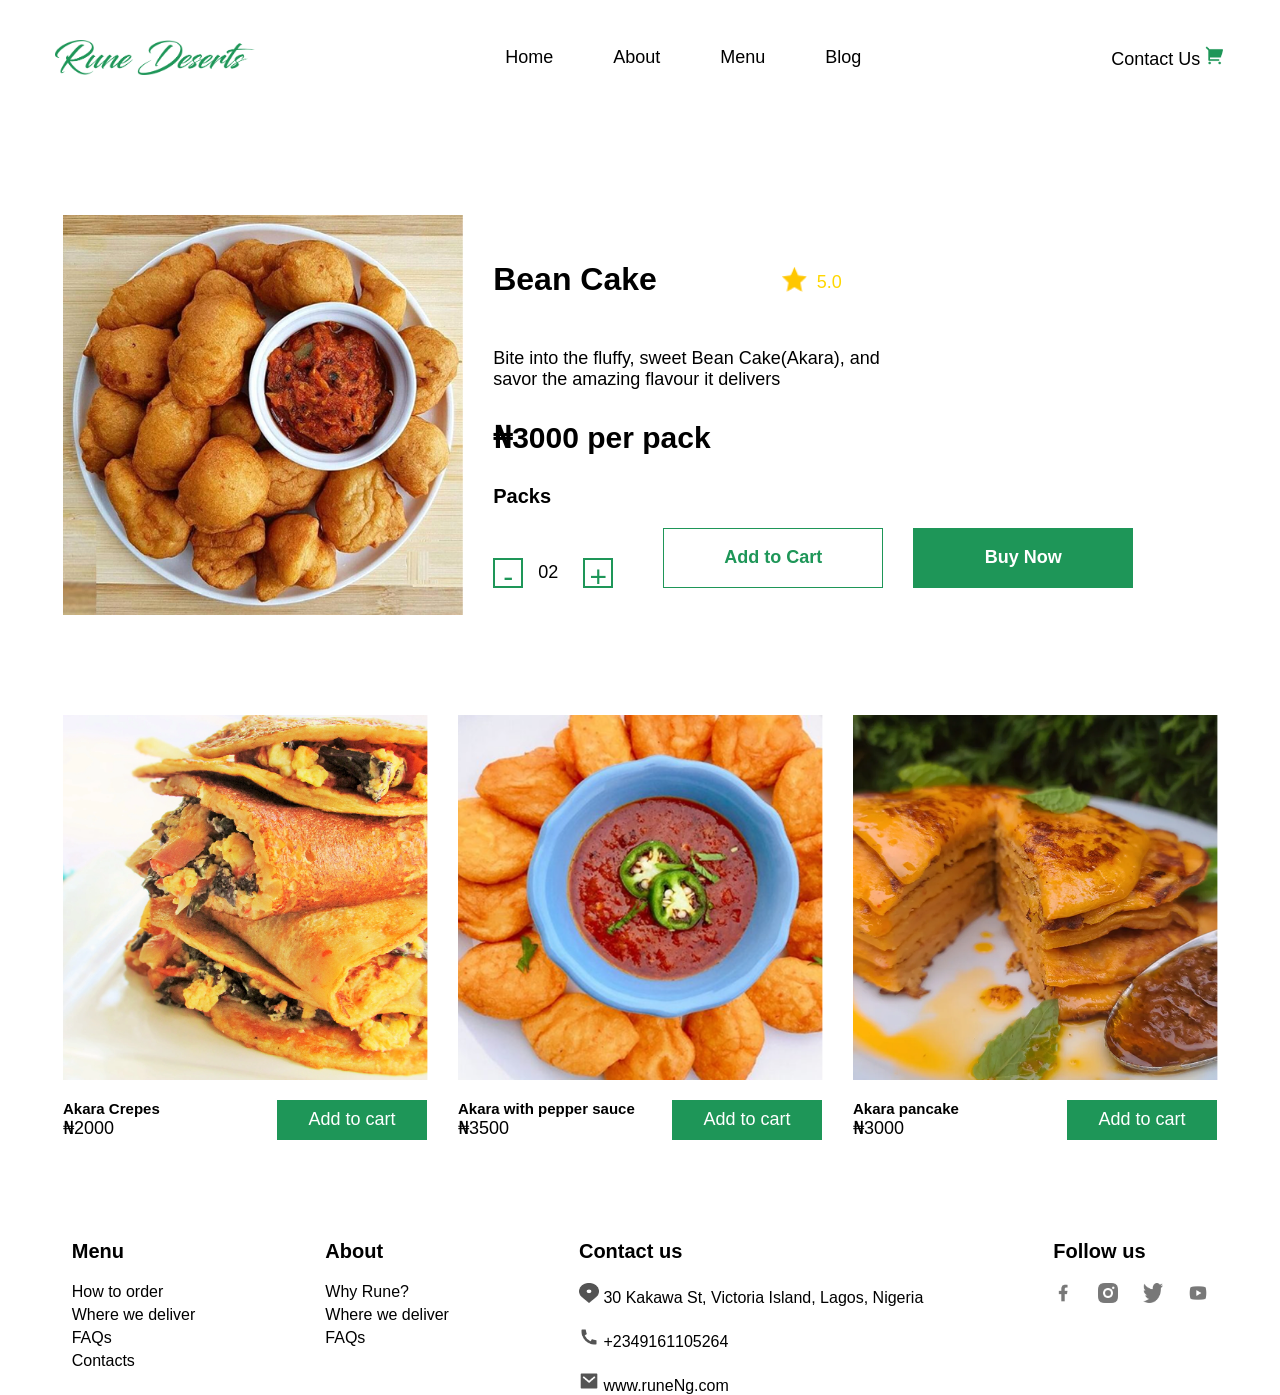
<file: order.html>
<!DOCTYPE html>
<html lang="en">
<head>
    <meta charset="UTF-8">
    <meta name="viewport" content="width=device-width, initial-scale=1.0">
    <title>Document</title>
    <link rel="stylesheet" href="order.css">
</head>
<body>
    <div class="desktop">
        <header>
            <img class="header-h1" src="/images//Rune Deserts.png" alt="">
            <nav>
                <a href="/index.html">Home</a>
                <a href="/about.html">About</a>
                <a href="/menu.html">Menu</a>
                <a href="/blog.html">Blog</a>
            </nav>
            <div class="header-right">
                <a href="/contact.html">Contact Us</a>
                <img src="/images/Frame.png" alt="Frame">
            </div>
        </header>
        <main>
            <img src="/images/order-images/Rectangle 10.png" alt="">
            <div class="main-writing">
                <div class="main-header">
                    <h1>Bean Cake</h1>
                    <div class="image">
                        <img src="/images/order-images/Vector.png" alt="">
                        <p>5.0</p>
                    </div>
                </div>
                <p>
                    Bite into the fluffy, sweet Bean Cake(Akara), and savor 
                    the amazing flavour it delivers
                </p>
                <h2>₦3000 per pack</h2>
                <h4>Packs</h4>
                <div class="main-buttons">
                    <div class="left-buttons">
                        <button>-</button>
                        <input type="number" value="02">
                        <button>+</button>
                    </div>
                    <div class="right-buttons">
                        <button class="button1">Add to Cart</button>
                        <button class="button2">Buy Now</button>
                    </div>
                </div>
            </div>
        </main>
        <section>
            <div class="display">
                <img src="/images/order-images/image 5.png" alt="">
                <div class="display-writing">
                    <div class="left-display">
                        <h5>Akara Crepes</h5>
                        <p>₦2000</p>
                    </div>
                    <button>Add to cart</button>
                </div>
            </div>
            <div class="display">
                <img src="/images/order-images/image 6.png" alt="">
                <div class="display-writing">
                    <div class="left-display">
                        <h5>Akara with pepper sauce</h5>
                        <p>₦3500</p>
                    </div>
                    <button>Add to cart</button>
                </div>
            </div>
            <div class="display">
                <img src="/images/order-images/Rectangle 6.png" alt="">
                <div class="display-writing">
                    <div class="left-display">
                        <h5>Akara pancake</h5>
                        <p>₦3000</p>
                    </div>
                    <button>Add to cart</button>
                </div>
            </div>
        </section>
        <footer>
            <div class="foot">
                <h1>Menu</h1>
                <div class="menu-links">
                    <a href="How to order">How to order</a>
                    <a href="Where we deliver">Where we deliver</a>
                    <a href="FAQs">FAQs</a>
                    <a href="Contacts">Contacts</a>
                </div>
            </div>
            <div class="foot">
                <h1>About</h1>
                <div class="about-links">
                    <a href="Why Rune?">Why Rune?</a>
                    <a href="Where we deliver">Where we deliver</a>
                    <a href="FAQs">FAQs</a>
                </div>
            </div>
            <div class="foot">
                <h1>Contact us</h1>
                <div class="contact-links">
                    <div class="contact-link">
                        <img src="/images/Vector.png" alt="">
                        <a href="Location">30 Kakawa St, Victoria Island, Lagos, Nigeria</a>
                    </div>
                    <div class="contact-link">
                        <img src="/images/Frame (4).png" alt="">
                        <a href="Number">+2349161105264</a>
                    </div>
                    <div class="contact-link">
                        <img src="/images/Frame (1).png" alt="">
                        <a href="www.runeNg.com">www.runeNg.com</a>
                    </div>                         
                </div>
            </div>
            <div class="follow-us">
                <h1>Follow us</h1>
                <div class="follow-links">
                    <img src="/images/Frame (2).png" alt="">
                    <img src="/images/Vector (1).png" alt="">
                    <img src="/images/Vector (2).png" alt="">
                    <img src="/images/Frame (3).png" alt="">
                </div>
            </div>
        </footer>
    </div>
    <!-- Break into Mobile -->
     <div class="mobile">
        
     </div>
</body>
</html>
</file>
<file: style.css>
@import url('https://fonts.googleapis.com/css2?family=DM+Sans:ital,opsz,wght@0,9..40,100..1000;1,9..40,100..1000&display=swap');

*{
    margin: 0;
    padding: 0;
    box-sizing: border-box;
    background-color: white;
    font-family: 'DM Sans', sans-serif;
}

body{
    width: 100%;
    display: flex;
    align-items: center;
    flex-direction: column;
}

.desktop{
    display: flex;
    align-items: center;
    justify-content: center;
    flex-direction: column;
}

header{
    display: flex;
    align-items: center;
    padding: 40px;
    gap: 250px;
}

.header-h1{
    width: 200px;
}

nav{
    display: flex;
    gap: 60px;
}

nav a{
    text-decoration: none;
    color: black;
    font-size: 18px;
}

.header-right a{
    color: black;
    font-size: 18px;
    text-decoration: none;
}

.header-right img{
    width: 20px;
    height: 20px;
}

main{
    display: flex;
    align-items: center;
    justify-content: center;
    position: relative;
}

main img{
    width: 1265px;
    height: auto;
}

.hug{
    width: 517px;
    background: none;
    display: flex;
    flex-direction: column;
    align-items: center;
    position: absolute;
}

.hug h1{
    font-size: 36px;
    color: white;
    margin-top: 40px;
    background: none;
    text-align: center;
}

.hug p{
    font-size: 18px;
    color: white;
    margin-top: 20px;
    background: none;
    text-align: center;
}

.hug a{
    text-decoration: none;
    background-color: #1E9658;
    color: white; 
    width: 120px;
    height: 40px;
    text-align: center;
    padding-top: 10px;
    margin-top: 40px;
}

.header-p{
    width: 1265px;
    height: 125px;
    background-color: #1E9658;
    font-size: 18px;
    color: white;
    text-align: center;
    padding-top: 40px;
    padding-bottom: 40px;
    padding-left: 190px;
    padding-right: 190px;
}

.first-section-h1{
    font-size: 36px;
    color: #1E9658;
    background: none;
    padding-top: 30px;
    padding-bottom: 30px;
}

section{
    display: flex;
    flex-direction: column;
    align-items: center;
}

.our-products{
    display: grid;
    grid-template-columns: repeat(3, 1fr);
    gap: 20px;
    margin-left: 42px;
    margin-right: 42px;
}

.product-images{
    position: relative;
}

.product-images img{
    width: 380px;
    height: auto;
}

.product-images h1{
    text-align: center;
    position: absolute;
    width: 380px;
    bottom: 40px;
    color: white;
    font-size: 20px;
    background: none;
}

.second-section-h1{
    font-size: 36px;
    color: #1E9658;
    background: none;
    padding-top: 30px;
    padding-bottom: 30px;
}

.special-dessert{
    display: flex;
    gap: 20px;
}

.special-images{
    position: relative;
}

.special-images img{
    width: 580px;
    height: auto;
}

.special-images h1{
    text-align: center;
    position: absolute;
    width: 580px;
    bottom: 40px;
    color: white;
    font-size: 25px;
    background: none;
}

.third-section-h1{
    font-size: 36px;
    color: #1E9658;
    background: none;
    padding-top: 30px;
    padding-bottom: 30px;
}

.popular-categories{
    display: flex;
    flex-direction: row;
    gap: 20px;
}

.popular-images{
    position: relative;
}

.popular-images img{
    width: 380px;
    height: auto;
}

.popular-images h1{
    text-align: center;
    position: absolute;
    width: 380px;
    bottom: 40px;
    color: white;
    font-size: 25px;
    background: none;
}

.order{
    display: flex;
    align-items: center;
    justify-content: center;
    gap: 68px;
    padding-top: 60px;
    margin-left: 42px;
    margin-right: 42px;
}

.left-side{
    width: 600px;
    display: flex;
    flex-direction: column;
}

.left-side h1{
    font-size: 60px;
    color: #1E9658;
    background: none;
    padding-top: 30px;
    padding-bottom: 30px;
}

.left-side p{
    font-size: 25px;
    color: black;
    background: none;
    width: 350px;
}

.left-side button{
    width: 220px;
    height: 60px;
    font-size: 18px;
    background-color: #1E9658;
    color: white;
    border: none;
    margin-top: 20px;
    cursor: pointer;
}

.opening-hours{
    position: relative;
    display: flex;
    flex-direction: column;
    align-items: center;
    text-align: center;
    padding-top: 60px;
    padding-bottom: 60px;
}

.opening-hours img{
    width: 1180px;
    height: auto;
    margin-bottom: 20px;
}

.container{
    position: absolute;
    bottom: 250px;
    display: flex;
    flex-direction: column;
    align-items: center;
    text-align: center;
    background: none;
    gap: 30px;
}

.opening-hours h1{
    font-size: 70px;
    color: white;
    background: none;
    padding-bottom: 20px;
}

.days{
    display: flex;
    gap: 50px;
    background: none;
}

.opening-days{
    display: flex;
    flex-direction: column;
    align-items: center;
    margin-bottom: 20px;
    background: none;
}

.opening-days h2{
    font-size: 30px;
    color: white;
    background: none;
}

.opening-days p{
    font-size: 20px;
    color: white;
    background: none;
}

footer{
    display: flex;
    justify-content: center;
    gap: 130px;
}

.foot{
    display: flex;
    flex-direction: column;
    gap: 20px;
}

.foot h1{
    font-size: 20px;
}

.menu-links{
    display: flex;
    flex-direction: column;
    gap: 5px;
}

.menu-links a{
    color: black;
    text-decoration: none;
}

.about-links{
    display: flex;
    flex-direction: column;
    gap: 5px;
}

.about-links a{
    color: black;
    text-decoration: none;
}

.contact-links{
    display: flex;
    flex-direction: column;
    gap: 20px;
}

.contact-link{
    display: flex;
    align-items: center;
}

.contact-link img{
    width: 20px;
    height: 20px;
}

.contact-link a{
    color: black;
    text-decoration: none;
}

.follow-us{
    display: flex;
    flex-direction: column;
    gap: 20px;
}

.follow-us h1{
    font-size: 20px;
}

.follow-links{
    display: flex;
    gap: 25px;
}

.follow-links img{
    width: 20px;
    height: 20px;
}

.mobile{
    display: none;
}

@media screen and (max-width:375px){
    .desktop{
        display: none;
    }

    .mobile{
        display: flex;
        align-items: center;
        justify-content: center;
        flex-direction: column;
        width: 100%;
    }

    .mobile-header{
        display: flex;
    }

    .mobile-header h1{
        color: blue;
    }
}
</file>
<file: about.css>
*{
    margin: 0;
    padding: 0;
    box-sizing: border-box;
    background-color: white;
    font-family: 'DM Sans', sans-serif;
}

body{
    width: 100%;
    display: flex;
    align-items: center;
    flex-direction: column;
}

.desktop{
    display: flex;
    align-items: center;
    justify-content: center;
    flex-direction: column;
}

header{
    display: flex;
    align-items: center;
    padding: 40px;
    gap: 250px;
}

.header-h1{
    width: 200px;
}

nav{
    display: flex;
    gap: 60px;
}

nav a{
    text-decoration: none;
    color: black;
    font-size: 18px;
}

.header-right a{
    color: black;
    font-size: 18px;
    text-decoration: none;
}

.header-right img{
    width: 20px;
    height: 20px;
}

main{
    display: flex;
    flex-direction: column;
    width: 1265px;
    height: 400px;
    background-color: #1E9658;
    font-size: 18px;
    color: white;
    text-align: center;
    justify-content: center;
    padding-top: 60px;
    padding-bottom: 40px;
    padding-left: 250px;
    padding-right: 250px;
    gap: 40px;
}

main h1{
    font-size: 35px;
    color: white;
    background: none;
}

main p{
    color: white;
    background: none;
    margin-top: 10px;
    font-size: 18px;
}

img{
    width: 1265px;
    height: auto;
}

footer{
    display: flex;
    justify-content: center;
    gap: 130px;
    padding-top: 100px;
    padding-bottom: 50px;
}

.foot{
    display: flex;
    flex-direction: column;
    gap: 20px;
}

.foot h1{
    font-size: 20px;
}

.menu-links{
    display: flex;
    flex-direction: column;
    gap: 5px;
}

.menu-links a{
    color: black;
    text-decoration: none;
}

.about-links{
    display: flex;
    flex-direction: column;
    gap: 5px;
}

.about-links a{
    color: black;
    text-decoration: none;
}

.contact-links{
    display: flex;
    flex-direction: column;
    gap: 20px;
}

.contact-link img{
    width: 20px;
    height: 20px;
}

.contact-link a{
    color: black;
    text-decoration: none;
}

.follow-us{
    display: flex;
    flex-direction: column;
    gap: 20px;
}

.follow-us h1{
    font-size: 20px;
}

.follow-links{
    display: flex;
    gap: 25px;
}

.follow-links img{
    width: 20px;
    height: 20px;
}
</file>
<file: blog.css>
*{
    margin: 0;
    padding: 0;
    box-sizing: border-box;
    background-color: white;
    font-family: 'DM Sans', sans-serif;
}

body{
    width: 100%;
    display: flex;
    align-items: center;
    flex-direction: column;
}

.desktop{
    display: flex;
    flex-direction: column;
    align-items: center;
}

header{
    display: flex;
    align-items: center;
    padding: 40px;
    gap: 250px;
    width: 1265px;
}

.header-h1{
    width: 200px;
}

nav{
    display: flex;
    gap: 60px;
}

nav a{
    text-decoration: none;
    color: black;
    font-size: 18px;
}

.header-right a{
    color: black;
    font-size: 18px;
    text-decoration: none;
}

.header-right img{
    width: 20px;
    height: 20px;
}

main{
    display: flex;
    justify-content: center;
    flex-direction: column;
    padding-left: 70px;
    background-image: url(/images/blog-images/Rectangle\ 23.png);
    background-repeat: no-repeat;
    background-size: cover;
    width: 100%;
    height: 100vh;
}

.comment-section{
    display: flex;
    flex-direction: column;
    justify-content: center;
    padding: 30px;
    gap: 30px;
    width: fit-content;
}

.comment{
    display: flex;
    flex-direction: column;
    background: none;
    width: 400px;
}

.comment h1{
    background: none;
}

.comment p{
    background: none;
}

.below-comment{
    display: flex;
    background: none;
    align-items: center;
    justify-content: center;
    gap: 70px;
}

.profile{
    display: flex;
    background: none;
    gap: 10px;
    align-items: center;
}

.profile img{
    width: 70px;
    height: auto;
    background: none;
}

.name-date{
    display: flex;
    flex-direction: column;
    background: none;
}

.name-date h2,p{
    background: none;
}

.like-favourite{
    display: flex;
    gap: 20px;
    background: none;
}

.like-favourite img{
    width: 50px;
    height: 50px;
    background: none;
}

section{
    display: flex;
    justify-content: left;
    flex-direction: column;
    padding-top: 60px;
    padding-bottom: 60px;
    padding-left: 40px;
    padding-right: 40px;
    width: 100%;
    gap: 100px;
}

.news-letter{
    display: flex;
    align-items: center;
    text-align: center;
    padding-top: 30px;
    padding-bottom: 30px;
    padding-left: 30px;
    padding-right: 60px;
    background-color: #1E9658;
    width: fit-content;
    gap: 200px;
}

.news-letter h1{
    color: white;
    font-size: 30px;
    background: none;
}

.email-side{
    display: flex;
    gap: none;
    background: none;
}

.email-side input{
    padding: 10px;
    width: 150px;
    border: none;
    color: black;
}

.email-side button{
    padding: 10px;
    border: none;
    background-color: black;
    color: white;
    font-weight: bold;
}

.email-side button:hover{
    cursor: pointer;
}

.food-section{
    display: flex;
    gap: 20px;
    background: none;
}

.image{
    display: flex;
    background: none;
    flex-direction: column;
    gap: 10px;
}

.image img{
    width: 380px;
    height: auto;
    background: none;
}

.image h3{
    text-align: left;
    background: none;
    color: black;
    font-size: 20px;
}

.image h2{
    text-align: left;
    background: none;
    color: black;
    font-size: 25px;
}

.image p{
    text-align: left;
    background: none;
    color: black;
    font-size: 14px;
    padding-top: 15px;
}

.image button{
    display: flex;
    align-items: center;
    justify-content: center;
    width: 120px;
    height: 40px;
    background-color: #1E9658;
    color: white;
    border: none;
    font-size: 14px;
    align-self: end;
}

.image button:hover{
    cursor: pointer;
}

footer{
    display: flex;
    justify-content: center;
    gap: 130px;
    padding-top: 100px;
    padding-bottom: 50px;
}

.foot{
    display: flex;
    flex-direction: column;
    gap: 20px;
}

.foot h1{
    font-size: 20px;
}

.menu-links{
    display: flex;
    flex-direction: column;
    gap: 5px;
}

.menu-links a{
    color: black;
    text-decoration: none;
}

.about-links{
    display: flex;
    flex-direction: column;
    gap: 5px;
}

.about-links a{
    color: black;
    text-decoration: none;
}

.contact-links{
    display: flex;
    flex-direction: column;
    gap: 20px;
}

.contact-link img{
    width: 20px;
    height: 20px;
}

.contact-link a{
    color: black;
    text-decoration: none;
}

.follow-us{
    display: flex;
    flex-direction: column;
    gap: 20px;
}

.follow-us h1{
    font-size: 20px;
}

.follow-links{
    display: flex;
    gap: 25px;
}

.follow-links img{
    width: 20px;
    height: 20px;
}
</file>
<file: contact.css>
*{
    padding: 0;
    margin: 0;
    box-sizing: border-box;
    background-color: white;
    font-family: 'DM Sans', sans-serif;
}

body{
    width: 100%;
    display: flex;
    align-items: center;
    flex-direction: column;
}

.desktop{
    display: flex;
    flex-direction: column;
    align-items: center;
}

header{
    display: flex;
    align-items: center;
    padding: 40px;
    gap: 250px;
    width: 1265px;
}

.header-h1{
    width: 200px;
}

nav{
    display: flex;
    gap: 60px;
}

nav a{
    text-decoration: none;
    color: black;
    font-size: 18px;
}

.header-right a{
    color: black;
    font-size: 18px;
    text-decoration: none;
}

.header-right img{
    width: 20px;
    height: 20px;
}

main{
    display: flex;
    align-items: center;
    justify-content: center;
    flex-direction: column;
    padding-top: 60px;
    padding-bottom: 60px;
    width: 100%;
    height: 100vh;
    gap: 50px;
    background-image: url(/images/contact-images/image\ 6.png);
}

main h1{
    font-size: 35px;
    color: white;
    background: none;
}

form{
    display: flex;
    flex-direction: column;
    gap: 20px;
    background: none;
}

form input, form textarea{
    width: 400px;
    padding: 10px;
    color: white;
    border: none;
    background-color: rgba(255, 255, 255, 0.1);
    outline: none;
}

form button{
    width: 400px;
    padding: 10px;
    border: none;
    background-color: #1E9658;
    color: white;
    cursor: pointer;
}

footer{
    display: flex;
    justify-content: center;
    gap: 130px;
    padding-top: 100px;
    padding-bottom: 50px;
}

.foot{
    display: flex;
    flex-direction: column;
    gap: 20px;
}

.foot h1{
    font-size: 20px;
}

.menu-links{
    display: flex;
    flex-direction: column;
    gap: 5px;
}

.menu-links a{
    color: black;
    text-decoration: none;
}

.about-links{
    display: flex;
    flex-direction: column;
    gap: 5px;
}

.about-links a{
    color: black;
    text-decoration: none;
}

.contact-links{
    display: flex;
    flex-direction: column;
    gap: 20px;
}

.contact-link{
    display: flex;
    align-items: center;
}

.contact-link img{
    width: 20px;
    height: 20px;
}

.contact-link a{
    color: black;
    text-decoration: none;
}

.follow-us{
    display: flex;
    flex-direction: column;
    gap: 20px;
}

.follow-us h1{
    font-size: 20px;
}

.follow-links{
    display: flex;
    gap: 25px;
}

.follow-links img{
    width: 20px;
    height: 20px;
}
</file>
<file: delivery.css>
*{
    padding: 0;
    margin: 0;
    box-sizing: border-box;
    background-color: white;
    font-family: 'DM Sans', sans-serif;
}

body{
    width: 100%;
    display: flex;
    align-items: center;
    flex-direction: column;
}

.desktop{
    display: flex;
    flex-direction: column;
    align-items: center;
    gap: 100px;
}

header{
    display: flex;
    align-items: center;
    padding: 40px;
    gap: 250px;
    width: 1265px;
}

.header-h1{
    width: 200px;
}

nav{
    display: flex;
    gap: 60px;
}

nav a{
    text-decoration: none;
    color: black;
    font-size: 18px;
}

.header-right a{
    color: black;
    font-size: 18px;
    text-decoration: none;
}

.header-right img{
    width: 20px;
    height: 20px;
}

main{
    display: flex;
    align-items: center;
    justify-content: center;
    flex-direction: column;
    gap: 50px;
}

main h1{
    font-size: 35px;
}

.address{
    width: 700px;
    display: flex;
    justify-content: center;
    flex-direction: column;
    gap: 10px;
    background-color: whitesmoke;
    padding: 20px;
}

.address h2{
    font-size: 25px;
    background-color: whitesmoke;
}

.address h3{
    font-size: 18px;
    background-color: whitesmoke;
}

.buttons{
    display: flex;
    align-items: center;
    justify-content: center;
    flex-direction: column;
    gap: 30px;
}

.button1{
    justify-content: center;
    display: flex;
    align-items: center;
    gap: 10px;
    width: 400px;
    padding: 15px;
    background-color: white;
    color: #1E9658;
    font-size: 18px;
    border: 1px solid #1E9658;
}

.button2{
    justify-content: center;
    display: flex;
    align-items: center;
    gap: 10px;
    width: 400px;
    padding: 15px;
    background-color: #1E9658;
    color: white;
    font-size: 18px;
    border: none;
}

.button1, .button2:hover{
    cursor: pointer;
}

footer{
    display: flex;
    justify-content: center;
    gap: 130px;
}

.foot{
    display: flex;
    flex-direction: column;
    gap: 20px;
}

.foot h1{
    font-size: 20px;
}

.menu-links{
    display: flex;
    flex-direction: column;
    gap: 5px;
}

.menu-links a{
    color: black;
    text-decoration: none;
}

.about-links{
    display: flex;
    flex-direction: column;
    gap: 5px;
}

.about-links a{
    color: black;
    text-decoration: none;
}

.contact-links{
    display: flex;
    flex-direction: column;
    gap: 20px;
}

.contact-link img{
    width: 20px;
    height: 20px;
}

.contact-link a{
    color: black;
    text-decoration: none;
}

.follow-us{
    display: flex;
    flex-direction: column;
    gap: 20px;
}

.follow-us h1{
    font-size: 20px;
}

.follow-links{
    display: flex;
    gap: 25px;
}

.follow-links img{
    width: 20px;
    height: 20px;
}
</file>
<file: menu.css>
*{
    margin: 0;
    padding: 0;
    box-sizing: border-box;
    background-color: white;
    font-family: 'DM Sans', sans-serif;
}

body{
    width: 100%;
    display: flex;
    align-items: center;
    flex-direction: column;
    padding-bottom: 50px;
}

.desktop{
    display: flex;
    align-items: center;
    justify-content: center;
    flex-direction: column;
}

header{
    display: flex;
    align-items: center;
    padding: 40px;
    gap: 257px;
}

.header-h1{
    width: 200px;
}

nav{
    display: flex;
    gap: 60px;
}

nav a{
    text-decoration: none;
    color: black;
    font-size: 18px;
}

.header-right a{
    color: black;
    font-size: 18px;
    text-decoration: none;
}

.header-right img{
    width: 20px;
    height: 20px;
}

h1{
    margin-right: 995px;
    font-size: 35px;
    color: #1E9658;
    padding-left: 40px;
    padding-top: 10px;
    padding-bottom: 50px;
}

section{
    display: flex;
    flex-direction: column;
    width: 1265px;
    padding-bottom: 40px;
}

section h1{
    color: black;
    font-size: 25px;
    padding-left: 40px;
    padding-top: 0px;
    padding-bottom: 0px;
    font-weight: lighter;
}

.menu{
    display: grid;
    grid-template-columns: repeat(3, 1fr);
    gap: 20px;
    padding-bottom: 40px;
    padding-left: 40px;
    padding-right: 40px;
}

.dessert-menu{
    display: flex;
    flex-direction: column;
}

.dessert-menu img{
    width: 100%;
    height: auto;
}

.container{
    display: flex;
    justify-content: space-between;
    align-items: center;
    height: fit-content;
}

.price{
    display: flex;
    flex-direction: column;
}

.price h6{
    color: #1E9658;
    font-size: 14px;
}

.price h3{
    color: black;
    font-size: 23px;
}

.container button{
    background-color: #1E9658;
    color: white;
    border: none;
    padding-left: 20px;
    padding-right: 20px;
    padding-top: 10px;
    padding-bottom: 10px;
    cursor: pointer;
}

.delivery{
    text-decoration: none;
    margin-right: 840px;
    display: flex;
    align-items: center;
    color: white;
    background-color: #1E9658;
    border: none;
    padding-left: 50px;
    padding-right: 50px;
    padding-top: 15px;
    padding-bottom: 15px;
    gap: 20px;
}

.delivery h6{
    font-size: large;
    font-weight: 300;
    background: none;
}

.delivery img{
    width: 20px;
    background: none;
}
</file>
<file: order.css>
*{
    margin: 0;
    padding: 0;
    box-sizing: border-box;
    background-color: white;
    font-family: 'DM Sans', sans-serif;
}

body{
    width: 100%;
    display: flex;
    align-items: center;
    flex-direction: column;
}

.desktop{
    display: flex;
    align-items: center;
    justify-content: center;
    flex-direction: column;
    gap: 100px;
}

header{
    display: flex;
    align-items: center;
    padding: 40px;
    gap: 250px;
}

.header-h1{
    width: 200px;
}

nav{
    display: flex;
    gap: 60px;
}

nav a{
    text-decoration: none;
    color: black;
    font-size: 18px;
}

.header-right a{
    color: black;
    font-size: 18px;
    text-decoration: none;
}

.header-right img{
    width: 20px;
    height: 20px;
}

main{
    display: flex;
    align-items: center;
    justify-content: center;
    gap: 30px;
    width: 100%;
}

main img{
    width: 400px;
    height: 400px;
}

.main-writing{
    display: flex;
    flex-direction: column;
}

.main-header{
    display: flex;
    align-items: center;
    gap: 125px;
}

.image{
    display: flex;
    align-items: center;
    gap: 10px;
}

.image img{
    width: 25px;
    height: 25px;
}

.image p{
    font-size: 18px;
    color: gold;
    padding-bottom: 25px;
}

.main-writing p{
    font-size: 18px;
    width: 400px;
    padding-top: 30px;
}

.main-writing h2{
    font-size: 30px;
    padding-top: 30px;
}

.main-writing h4{
    font-size: 20px;
    padding-top: 30px;
}

.main-buttons{
    display: flex;
    gap: 50px;
    align-items: end;
}

.left-buttons{
    display: flex;
    gap: 10px;
}

.left-buttons button{
    width: 30px;
    height: 30px;
    background-color: white;
    color: #1E9658;
    border: solid 2px #1E9658;
    cursor: pointer;
    font-size: 30px;
    text-align: center;
}

.left-buttons button:hover{
    cursor: pointer;
}

.left-buttons input{
    width: 40px;
    height: 30px;
    padding-left: 5px;
    text-align: center;
    font-size: 18px;
    border: none;
}

.right-buttons{
    display: flex;
    gap: 30px;
}

.right-buttons button{
    cursor: pointer;
}

.button1{
    width: 220px;
    height: 60px;
    font-size: 18px;
    font-weight: 600;
    background-color: white;
    color: #1E9658;
    border: solid 1px #1E9658;
    margin-top: 20px;
    cursor: pointer;
}

.button2{
    width: 220px;
    height: 60px;
    font-size: 18px;
    font-weight: 600;
    background-color: #1E9658;
    color: white;
    border: none;
    margin-top: 20px;
    cursor: pointer;
}

section{
    display: flex;
    align-items: center;
    justify-content: center;
    gap: 30px;
    width: 100%;
}

.display{
    display: flex;
    align-items: center;
    flex-direction: column;
    gap: 20px;
}

.display img{
    width: 365px;
    height: 365px;
}

.display-writing{
    display: flex;
    gap: 20px;
}

.left-display{
    display: flex;
    flex-direction: column;
    width: 194px;
}

.left-display h5{
    font-size: 15px;
}

.left-display p{
    font-size: 18px;
}

.display-writing button{
    width: 150px;
    height: 40px;
    font-size: 18px;
    font-weight: 300;
    background-color: #1E9658;
    color: white;
    border: none;
    cursor: pointer;
}

.display-writing button:hover{
    cursor: pointer;
}

footer{
    display: flex;
    justify-content: center;
    gap: 130px;
}

.foot{
    display: flex;
    flex-direction: column;
    gap: 20px;
}

.foot h1{
    font-size: 20px;
}

.menu-links{
    display: flex;
    flex-direction: column;
    gap: 5px;
}

.menu-links a{
    color: black;
    text-decoration: none;
}

.about-links{
    display: flex;
    flex-direction: column;
    gap: 5px;
}

.about-links a{
    color: black;
    text-decoration: none;
}

.contact-links{
    display: flex;
    flex-direction: column;
    gap: 20px;
}

.contact-link img{
    width: 20px;
    height: 20px;
}

.contact-link a{
    color: black;
    text-decoration: none;
}

.follow-us{
    display: flex;
    flex-direction: column;
    gap: 20px;
}

.follow-us h1{
    font-size: 20px;
}

.follow-links{
    display: flex;
    gap: 25px;
}

.follow-links img{
    width: 20px;
    height: 20px;
}
</file>
